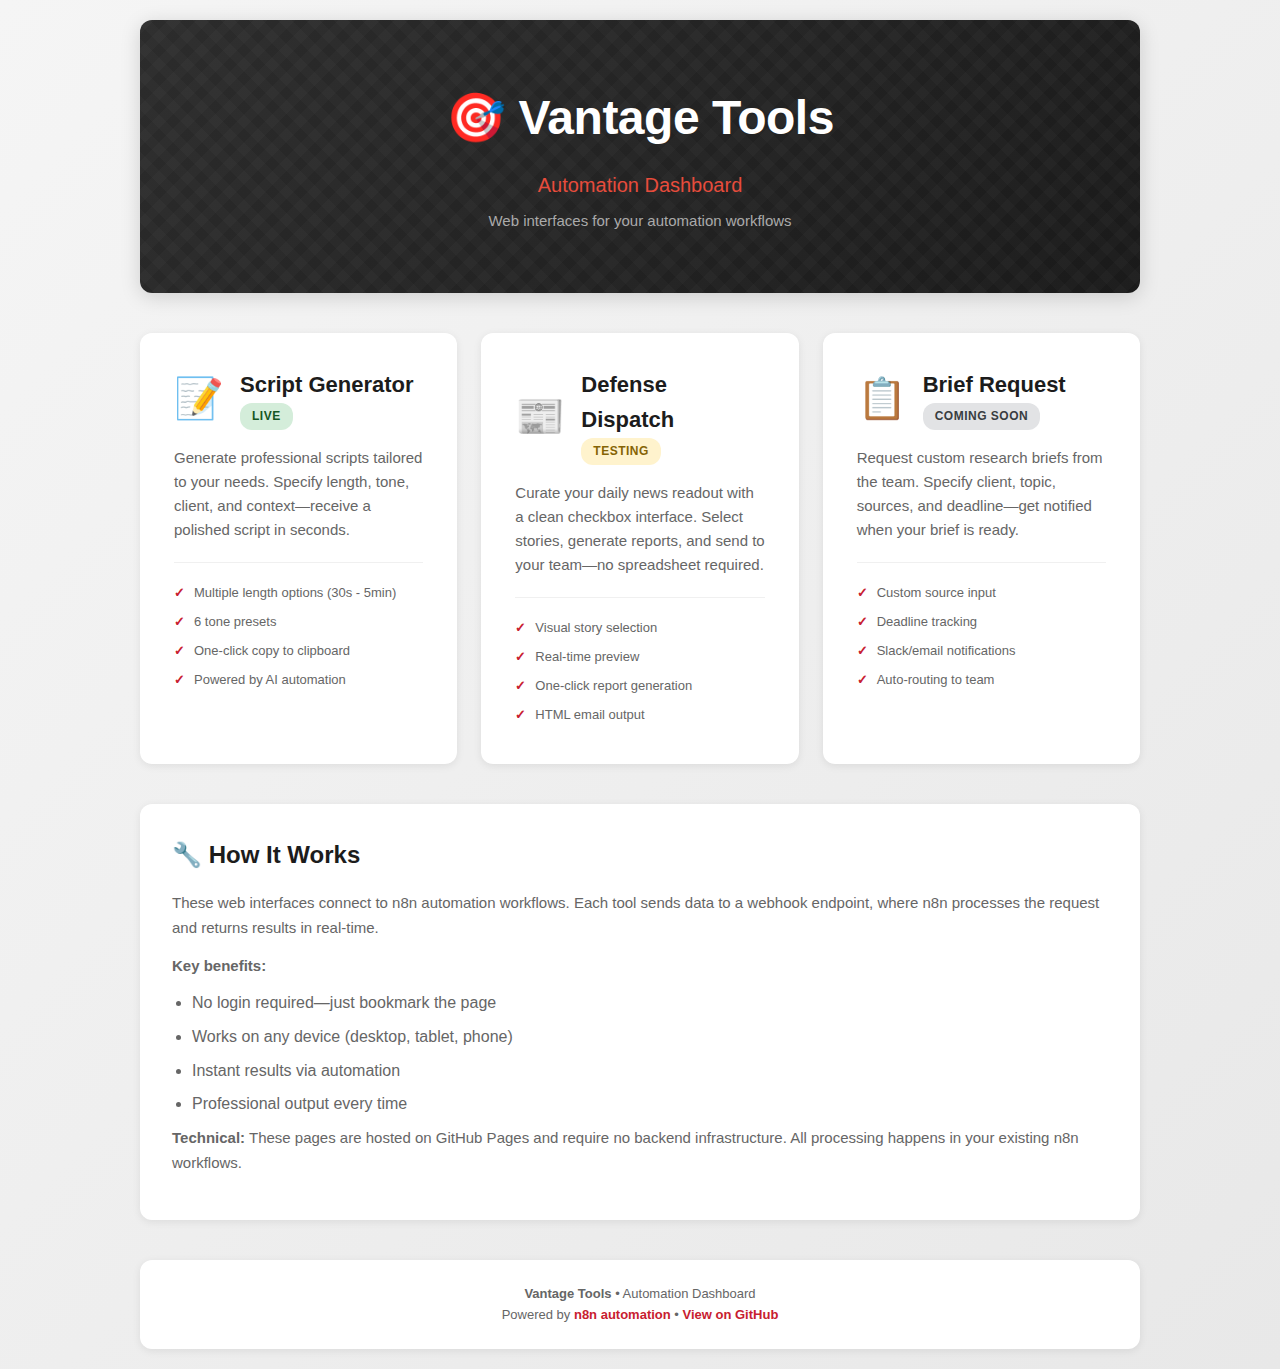
<file: index.html>
<!DOCTYPE html>
<html lang="en">
<head>
    <meta charset="UTF-8">
    <meta name="viewport" content="width=device-width, initial-scale=1.0">
    <title>Vantage Tools - Automation Dashboard</title>
    <style>
        /* Reset and base styles */
        * {
            margin: 0;
            padding: 0;
            box-sizing: border-box;
        }
        
        body {
            font-family: -apple-system, BlinkMacSystemFont, 'Segoe UI', Arial, sans-serif;
            line-height: 1.6;
            color: #222;
            background: linear-gradient(135deg, #f5f5f5 0%, #e8e8e8 100%);
            min-height: 100vh;
            padding: 20px;
        }
        
        /* Main container */
        .container {
            max-width: 1000px;
            margin: 0 auto;
        }
        
        /* Header */
        .header {
            background: linear-gradient(135deg, #2c2c2c 0%, #1a1a1a 100%);
            padding: 60px 40px;
            text-align: center;
            border-radius: 12px;
            margin-bottom: 40px;
            box-shadow: 0 4px 20px rgba(0,0,0,0.15);
            position: relative;
            overflow: hidden;
        }
        
        .header::before {
            content: '';
            position: absolute;
            top: 0;
            left: 0;
            right: 0;
            bottom: 0;
            background: 
                repeating-linear-gradient(45deg, transparent, transparent 10px, rgba(255,255,255,.02) 10px, rgba(255,255,255,.02) 20px),
                repeating-linear-gradient(-45deg, transparent, transparent 10px, rgba(255,255,255,.02) 10px, rgba(255,255,255,.02) 20px);
        }
        
        .header-content {
            position: relative;
            z-index: 1;
        }
        
        .header h1 {
            color: #fff;
            font-size: 48px;
            font-weight: 700;
            margin-bottom: 12px;
            letter-spacing: -0.5px;
        }
        
        .header .tagline {
            color: #e74c3c;
            font-size: 20px;
            font-weight: 500;
            margin-bottom: 8px;
        }
        
        .header .subtitle {
            color: #aaa;
            font-size: 15px;
        }
        
        /* Tools grid */
        .tools-grid {
            display: grid;
            grid-template-columns: repeat(auto-fit, minmax(300px, 1fr));
            gap: 24px;
            margin-bottom: 40px;
        }
        
        /* Tool card */
        .tool-card {
            background: white;
            border-radius: 12px;
            padding: 32px;
            box-shadow: 0 2px 8px rgba(0,0,0,0.08);
            transition: all 0.3s ease;
            text-decoration: none;
            color: inherit;
            display: block;
            border: 2px solid transparent;
        }
        
        .tool-card:hover {
            transform: translateY(-4px);
            box-shadow: 0 8px 24px rgba(0,0,0,0.12);
            border-color: #c8202f;
        }
        
        .tool-card-header {
            display: flex;
            align-items: center;
            gap: 16px;
            margin-bottom: 16px;
        }
        
        .tool-icon {
            font-size: 40px;
            line-height: 1;
        }
        
        .tool-title {
            font-size: 22px;
            font-weight: 700;
            color: #1c1c1c;
        }
        
        .tool-description {
            color: #666;
            font-size: 15px;
            line-height: 1.6;
            margin-bottom: 20px;
        }
        
        .tool-status {
            display: inline-block;
            padding: 4px 12px;
            border-radius: 12px;
            font-size: 12px;
            font-weight: 600;
            text-transform: uppercase;
            letter-spacing: 0.5px;
        }
        
        .status-live {
            background: #d4edda;
            color: #155724;
        }
        
        .status-testing {
            background: #fff3cd;
            color: #856404;
        }
        
        .status-coming {
            background: #e2e3e5;
            color: #383d41;
        }
        
        .tool-features {
            margin-top: 16px;
            padding-top: 16px;
            border-top: 1px solid #f0f0f0;
        }
        
        .tool-features ul {
            list-style: none;
            padding: 0;
        }
        
        .tool-features li {
            color: #666;
            font-size: 13px;
            padding: 4px 0;
            padding-left: 20px;
            position: relative;
        }
        
        .tool-features li::before {
            content: '✓';
            position: absolute;
            left: 0;
            color: #c8202f;
            font-weight: bold;
        }
        
        /* Info section */
        .info-section {
            background: white;
            border-radius: 12px;
            padding: 32px;
            box-shadow: 0 2px 8px rgba(0,0,0,0.08);
            margin-bottom: 40px;
        }
        
        .info-section h2 {
            font-size: 24px;
            color: #1c1c1c;
            margin-bottom: 16px;
            display: flex;
            align-items: center;
            gap: 12px;
        }
        
        .info-section p {
            color: #666;
            font-size: 15px;
            line-height: 1.7;
            margin-bottom: 12px;
        }
        
        .info-section ul {
            margin-left: 20px;
            color: #666;
        }
        
        .info-section li {
            margin-bottom: 8px;
        }
        
        .info-section code {
            background: #f5f5f5;
            padding: 2px 6px;
            border-radius: 3px;
            font-family: 'Courier New', monospace;
            font-size: 13px;
            color: #c8202f;
        }
        
        /* Footer */
        .footer {
            text-align: center;
            color: #666;
            font-size: 13px;
            padding: 24px;
            background: white;
            border-radius: 12px;
            box-shadow: 0 2px 8px rgba(0,0,0,0.08);
        }
        
        .footer a {
            color: #c8202f;
            text-decoration: none;
            font-weight: 600;
        }
        
        .footer a:hover {
            text-decoration: underline;
        }
        
        /* Responsive */
        @media (max-width: 768px) {
            .header {
                padding: 40px 24px;
            }
            
            .header h1 {
                font-size: 36px;
            }
            
            .header .tagline {
                font-size: 18px;
            }
            
            .tools-grid {
                grid-template-columns: 1fr;
            }
            
            .tool-card {
                padding: 24px;
            }
            
            .info-section {
                padding: 24px;
            }
        }
        
        /* Animations */
        @keyframes fadeIn {
            from {
                opacity: 0;
                transform: translateY(20px);
            }
            to {
                opacity: 1;
                transform: translateY(0);
            }
        }
        
        .tool-card {
            animation: fadeIn 0.5s ease forwards;
        }
        
        .tool-card:nth-child(1) { animation-delay: 0.1s; }
        .tool-card:nth-child(2) { animation-delay: 0.2s; }
        .tool-card:nth-child(3) { animation-delay: 0.3s; }
    </style>
</head>
<body>
    <div class="container">
        <!-- Header -->
        <div class="header">
            <div class="header-content">
                <h1>🎯 Vantage Tools</h1>
                <div class="tagline">Automation Dashboard</div>
                <div class="subtitle">Web interfaces for your automation workflows</div>
            </div>
        </div>
        
        <!-- Tools Grid -->
        <div class="tools-grid">
            <!-- Script Generator -->
            <a href="script-generator.html" class="tool-card">
                <div class="tool-card-header">
                    <div class="tool-icon">📝</div>
                    <div>
                        <div class="tool-title">Script Generator</div>
                        <span class="tool-status status-live">Live</span>
                    </div>
                </div>
                <div class="tool-description">
                    Generate professional scripts tailored to your needs. Specify length, tone, client, and context—receive a polished script in seconds.
                </div>
                <div class="tool-features">
                    <ul>
                        <li>Multiple length options (30s - 5min)</li>
                        <li>6 tone presets</li>
                        <li>One-click copy to clipboard</li>
                        <li>Powered by AI automation</li>
                    </ul>
                </div>
            </a>
            
            <!-- Defense Dispatch -->
            <a href="defense-dispatch.html" class="tool-card">
                <div class="tool-card-header">
                    <div class="tool-icon">📰</div>
                    <div>
                        <div class="tool-title">Defense Dispatch</div>
                        <span class="tool-status status-testing">Testing</span>
                    </div>
                </div>
                <div class="tool-description">
                    Curate your daily news readout with a clean checkbox interface. Select stories, generate reports, and send to your team—no spreadsheet required.
                </div>
                <div class="tool-features">
                    <ul>
                        <li>Visual story selection</li>
                        <li>Real-time preview</li>
                        <li>One-click report generation</li>
                        <li>HTML email output</li>
                    </ul>
                </div>
            </a>
            
            <!-- Brief Request Form -->
            <a href="brief-request.html" class="tool-card">
                <div class="tool-card-header">
                    <div class="tool-icon">📋</div>
                    <div>
                        <div class="tool-title">Brief Request</div>
                        <span class="tool-status status-coming">Coming Soon</span>
                    </div>
                </div>
                <div class="tool-description">
                    Request custom research briefs from the team. Specify client, topic, sources, and deadline—get notified when your brief is ready.
                </div>
                <div class="tool-features">
                    <ul>
                        <li>Custom source input</li>
                        <li>Deadline tracking</li>
                        <li>Slack/email notifications</li>
                        <li>Auto-routing to team</li>
                    </ul>
                </div>
            </a>
        </div>
        
        <!-- Info Section -->
        <div class="info-section">
            <h2>🔧 How It Works</h2>
            <p>
                These web interfaces connect to n8n automation workflows. 
                Each tool sends data to a webhook endpoint, where n8n processes the request and returns results in real-time.
            </p>
            <p><strong>Key benefits:</strong></p>
            <ul>
                <li>No login required—just bookmark the page</li>
                <li>Works on any device (desktop, tablet, phone)</li>
                <li>Instant results via automation</li>
                <li>Professional output every time</li>
            </ul>
            <p>
                <strong>Technical:</strong> These pages are hosted on GitHub Pages and require no backend infrastructure. 
                All processing happens in your existing n8n workflows.
            </p>
        </div>
        
        <!-- Footer -->
        <div class="footer">
            <strong>Vantage Tools</strong> • Automation Dashboard<br>
            Powered by <a href="https://n8n.io" target="_blank">n8n automation</a> • 
            <a href="https://github.com/realmreynolds/vantage-tools" target="_blank">View on GitHub</a>
        </div>
    </div>
</body>
</html>
</file>
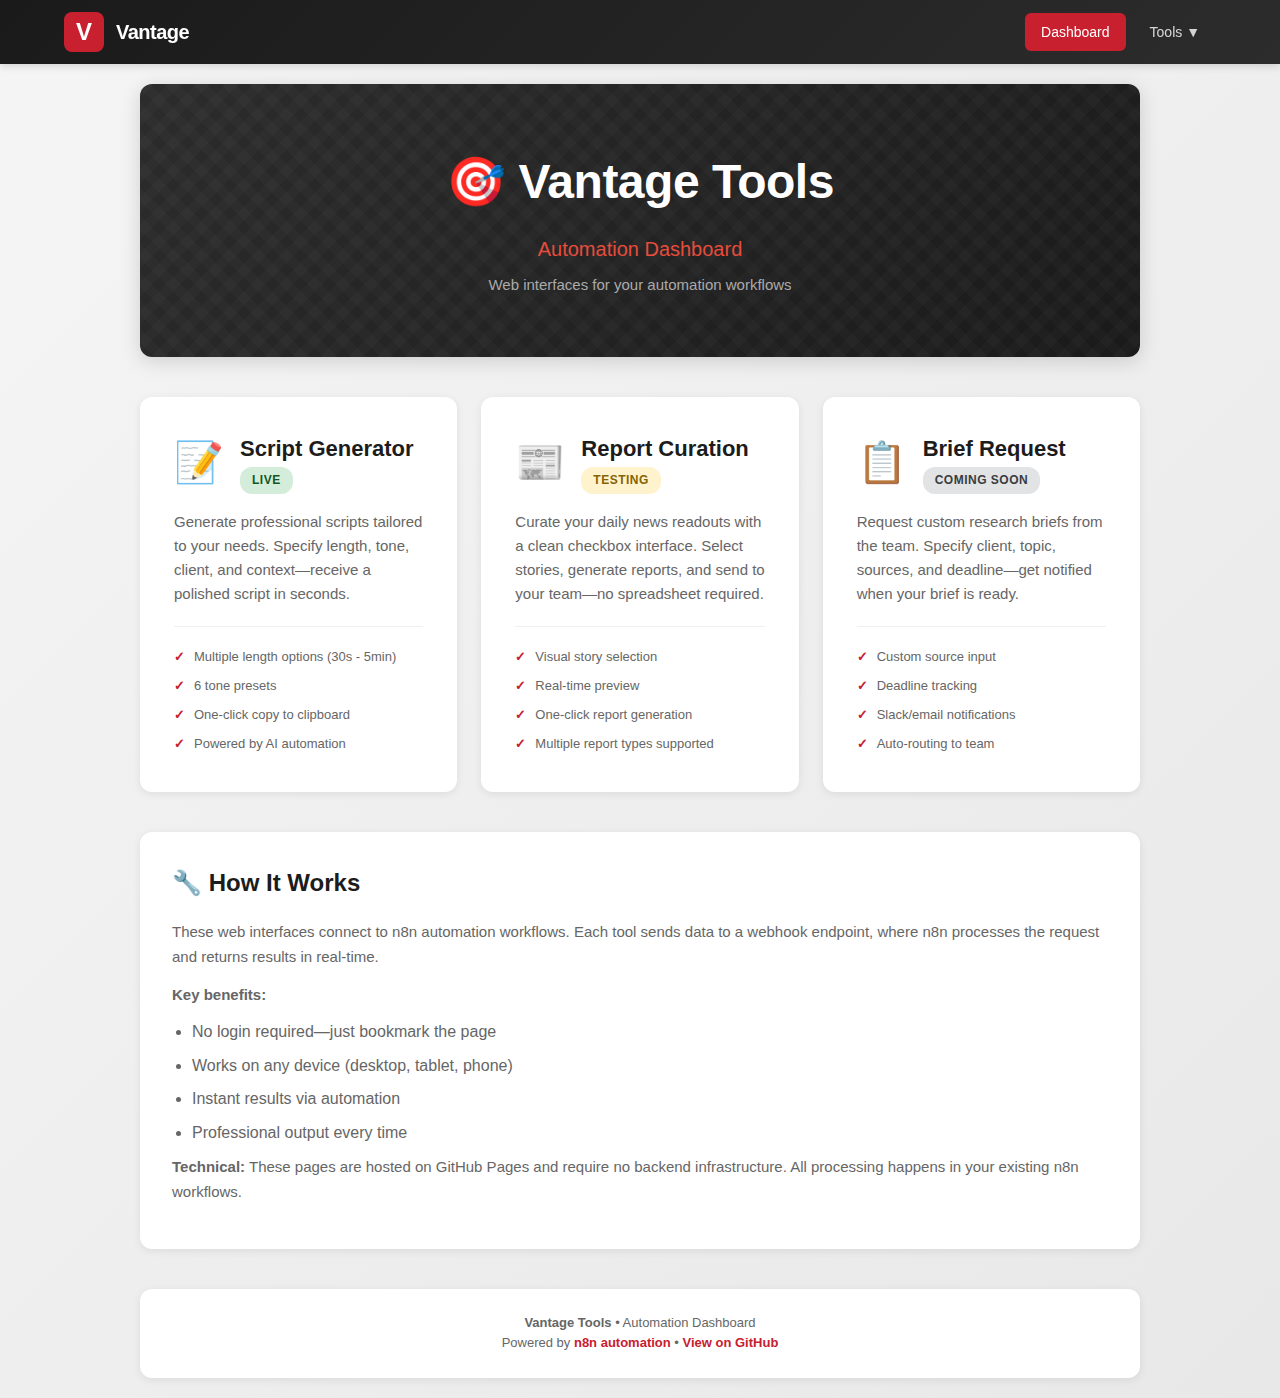
<file: docs/index.html>
<!DOCTYPE html>
<html lang="en">
<head>
    <meta charset="UTF-8">
    <meta name="viewport" content="width=device-width, initial-scale=1.0">
    <title>Vantage Tools - Automation Dashboard</title>
    <style>
        /* Reset and base styles */
        * {
            margin: 0;
            padding: 0;
            box-sizing: border-box;
        }
        
        body {
            font-family: -apple-system, BlinkMacSystemFont, 'Segoe UI', Arial, sans-serif;
            line-height: 1.6;
            color: #222;
            background: linear-gradient(135deg, #f5f5f5 0%, #e8e8e8 100%);
            min-height: 100vh;
        }
        
        /* Navigation Bar */
        .navbar {
            background: linear-gradient(135deg, #1a1a1a 0%, #2c2c2c 100%);
            box-shadow: 0 2px 8px rgba(0,0,0,0.15);
            position: sticky;
            top: 0;
            z-index: 1000;
        }
        
        .navbar-container {
            max-width: 1200px;
            margin: 0 auto;
            display: flex;
            justify-content: space-between;
            align-items: center;
            padding: 0 24px;
            height: 64px;
        }
        
        .navbar-brand {
            display: flex;
            align-items: center;
            gap: 12px;
            text-decoration: none;
            color: white;
        }
        
        .navbar-logo {
            width: 40px;
            height: 40px;
            background: #c8202f;
            border-radius: 8px;
            display: flex;
            align-items: center;
            justify-content: center;
            font-size: 24px;
            font-weight: 800;
            color: white;
        }
        
        .navbar-title {
            font-size: 20px;
            font-weight: 700;
            letter-spacing: -0.5px;
        }
        
        .navbar-menu {
            display: flex;
            gap: 8px;
            align-items: center;
        }
        
        .navbar-link {
            padding: 8px 16px;
            color: rgba(255,255,255,0.8);
            text-decoration: none;
            border-radius: 6px;
            font-size: 14px;
            font-weight: 500;
            transition: all 0.2s ease;
        }
        
        .navbar-link:hover {
            background: rgba(255,255,255,0.1);
            color: white;
        }
        
        .navbar-link.active {
            background: #c8202f;
            color: white;
        }
        
        /* Dropdown */
        .navbar-dropdown {
            position: relative;
        }
        
        .navbar-dropdown-toggle {
            padding: 8px 16px;
            color: rgba(255,255,255,0.8);
            background: none;
            border: none;
            border-radius: 6px;
            font-size: 14px;
            font-weight: 500;
            cursor: pointer;
            transition: all 0.2s ease;
            display: flex;
            align-items: center;
            gap: 4px;
        }
        
        .navbar-dropdown-toggle:hover {
            background: rgba(255,255,255,0.1);
            color: white;
        }
        
        .navbar-dropdown-menu {
            position: absolute;
            top: 100%;
            right: 0;
            margin-top: 8px;
            background: white;
            border-radius: 8px;
            box-shadow: 0 4px 12px rgba(0,0,0,0.15);
            min-width: 200px;
            display: none;
            overflow: hidden;
        }
        
        .navbar-dropdown.open .navbar-dropdown-menu {
            display: block;
        }
        
        .navbar-dropdown-item {
            display: block;
            padding: 12px 16px;
            color: #333;
            text-decoration: none;
            font-size: 14px;
            transition: background 0.2s ease;
        }
        
        .navbar-dropdown-item:hover {
            background: #f5f5f5;
        }
        
        /* Page wrapper */
        .page-wrapper {
            padding: 20px;
        }
        
        /* Main container */
        .container {
            max-width: 1000px;
            margin: 0 auto;
        }
        
        /* Header */
        .header {
            background: linear-gradient(135deg, #2c2c2c 0%, #1a1a1a 100%);
            padding: 60px 40px;
            text-align: center;
            border-radius: 12px;
            margin-bottom: 40px;
            box-shadow: 0 4px 20px rgba(0,0,0,0.15);
            position: relative;
            overflow: hidden;
        }
        
        .header::before {
            content: '';
            position: absolute;
            top: 0;
            left: 0;
            right: 0;
            bottom: 0;
            background: 
                repeating-linear-gradient(45deg, transparent, transparent 10px, rgba(255,255,255,.02) 10px, rgba(255,255,255,.02) 20px),
                repeating-linear-gradient(-45deg, transparent, transparent 10px, rgba(255,255,255,.02) 10px, rgba(255,255,255,.02) 20px);
        }
        
        .header-content {
            position: relative;
            z-index: 1;
        }
        
        .header h1 {
            color: #fff;
            font-size: 48px;
            font-weight: 700;
            margin-bottom: 12px;
            letter-spacing: -0.5px;
        }
        
        .header .tagline {
            color: #e74c3c;
            font-size: 20px;
            font-weight: 500;
            margin-bottom: 8px;
        }
        
        .header .subtitle {
            color: #aaa;
            font-size: 15px;
        }
        
        /* Tools grid */
        .tools-grid {
            display: grid;
            grid-template-columns: repeat(auto-fit, minmax(300px, 1fr));
            gap: 24px;
            margin-bottom: 40px;
        }
        
        /* Tool card */
        .tool-card {
            background: white;
            border-radius: 12px;
            padding: 32px;
            box-shadow: 0 2px 8px rgba(0,0,0,0.08);
            transition: all 0.3s ease;
            text-decoration: none;
            color: inherit;
            display: block;
            border: 2px solid transparent;
        }
        
        .tool-card:hover {
            transform: translateY(-4px);
            box-shadow: 0 8px 24px rgba(0,0,0,0.12);
            border-color: #c8202f;
        }
        
        .tool-card-header {
            display: flex;
            align-items: center;
            gap: 16px;
            margin-bottom: 16px;
        }
        
        .tool-icon {
            font-size: 40px;
            line-height: 1;
        }
        
        .tool-title {
            font-size: 22px;
            font-weight: 700;
            color: #1c1c1c;
        }
        
        .tool-description {
            color: #666;
            font-size: 15px;
            line-height: 1.6;
            margin-bottom: 20px;
        }
        
        .tool-status {
            display: inline-block;
            padding: 4px 12px;
            border-radius: 12px;
            font-size: 12px;
            font-weight: 600;
            text-transform: uppercase;
            letter-spacing: 0.5px;
        }
        
        .status-live {
            background: #d4edda;
            color: #155724;
        }
        
        .status-testing {
            background: #fff3cd;
            color: #856404;
        }
        
        .status-coming {
            background: #e2e3e5;
            color: #383d41;
        }
        
        .tool-features {
            margin-top: 16px;
            padding-top: 16px;
            border-top: 1px solid #f0f0f0;
        }
        
        .tool-features ul {
            list-style: none;
            padding: 0;
        }
        
        .tool-features li {
            color: #666;
            font-size: 13px;
            padding: 4px 0;
            padding-left: 20px;
            position: relative;
        }
        
        .tool-features li::before {
            content: '✓';
            position: absolute;
            left: 0;
            color: #c8202f;
            font-weight: bold;
        }
        
        /* Info section */
        .info-section {
            background: white;
            border-radius: 12px;
            padding: 32px;
            box-shadow: 0 2px 8px rgba(0,0,0,0.08);
            margin-bottom: 40px;
        }
        
        .info-section h2 {
            font-size: 24px;
            color: #1c1c1c;
            margin-bottom: 16px;
            display: flex;
            align-items: center;
            gap: 12px;
        }
        
        .info-section p {
            color: #666;
            font-size: 15px;
            line-height: 1.7;
            margin-bottom: 12px;
        }
        
        .info-section ul {
            margin-left: 20px;
            color: #666;
        }
        
        .info-section li {
            margin-bottom: 8px;
        }
        
        .info-section code {
            background: #f5f5f5;
            padding: 2px 6px;
            border-radius: 3px;
            font-family: 'Courier New', monospace;
            font-size: 13px;
            color: #c8202f;
        }
        
        /* Footer */
        .footer {
            text-align: center;
            color: #666;
            font-size: 13px;
            padding: 24px;
            background: white;
            border-radius: 12px;
            box-shadow: 0 2px 8px rgba(0,0,0,0.08);
        }
        
        .footer a {
            color: #c8202f;
            text-decoration: none;
            font-weight: 600;
        }
        
        .footer a:hover {
            text-decoration: underline;
        }
        
        /* Responsive */
        @media (max-width: 768px) {
            .page-wrapper {
                padding: 0 0 20px 0;
            }
            
            .navbar-container {
                padding: 0 16px;
            }
            
            .navbar-title {
                font-size: 16px;
            }
            
            .navbar-menu {
                gap: 4px;
            }
            
            .navbar-link {
                padding: 6px 12px;
                font-size: 13px;
            }
            
            .container {
                padding: 0 20px;
            }
            
            .header {
                padding: 40px 24px;
                border-radius: 0;
                margin-bottom: 20px;
            }
            
            .header h1 {
                font-size: 36px;
            }
            
            .header .tagline {
                font-size: 18px;
            }
            
            .tools-grid {
                grid-template-columns: 1fr;
            }
            
            .tool-card {
                padding: 24px;
            }
            
            .info-section {
                padding: 24px;
                border-radius: 0;
            }
            
            .footer {
                border-radius: 0;
            }
        }
        
        /* Animations */
        @keyframes fadeIn {
            from {
                opacity: 0;
                transform: translateY(20px);
            }
            to {
                opacity: 1;
                transform: translateY(0);
            }
        }
        
        .tool-card {
            animation: fadeIn 0.5s ease forwards;
        }
        
        .tool-card:nth-child(1) { animation-delay: 0.1s; }
        .tool-card:nth-child(2) { animation-delay: 0.2s; }
        .tool-card:nth-child(3) { animation-delay: 0.3s; }
    </style>
</head>
<body>
    <!-- Navigation Bar -->
    <nav class="navbar">
        <div class="navbar-container">
            <a href="index.html" class="navbar-brand">
                <div class="navbar-logo">V</div>
                <span class="navbar-title">Vantage</span>
            </a>
            <div class="navbar-menu">
                <a href="index.html" class="navbar-link active">Dashboard</a>
                <div class="navbar-dropdown">
                    <button class="navbar-dropdown-toggle" id="toolsDropdown">
                        Tools ▼
                    </button>
                    <div class="navbar-dropdown-menu">
                        <a href="script-generator.html" class="navbar-dropdown-item">📝 Script Generator</a>
                        <a href="report-curation.html?report=defense-dispatch" class="navbar-dropdown-item">📰 Report Curation</a>
                        <a href="brief-request.html" class="navbar-dropdown-item">📋 Brief Request</a>
                    </div>
                </div>
            </div>
        </div>
    </nav>

    <div class="page-wrapper">
        <div class="container">
            <!-- Header -->
            <div class="header">
                <div class="header-content">
                    <h1>🎯 Vantage Tools</h1>
                    <div class="tagline">Automation Dashboard</div>
                    <div class="subtitle">Web interfaces for your automation workflows</div>
                </div>
            </div>
            
            <!-- Tools Grid -->
            <div class="tools-grid">
                <!-- Script Generator -->
                <a href="script-generator.html" class="tool-card">
                    <div class="tool-card-header">
                        <div class="tool-icon">📝</div>
                        <div>
                            <div class="tool-title">Script Generator</div>
                            <span class="tool-status status-live">Live</span>
                        </div>
                    </div>
                    <div class="tool-description">
                        Generate professional scripts tailored to your needs. Specify length, tone, client, and context—receive a polished script in seconds.
                    </div>
                    <div class="tool-features">
                        <ul>
                            <li>Multiple length options (30s - 5min)</li>
                            <li>6 tone presets</li>
                            <li>One-click copy to clipboard</li>
                            <li>Powered by AI automation</li>
                        </ul>
                    </div>
                </a>
                
                <!-- Report Curation -->
                <a href="report-curation.html?report=defense-dispatch" class="tool-card">
                    <div class="tool-card-header">
                        <div class="tool-icon">📰</div>
                        <div>
                            <div class="tool-title">Report Curation</div>
                            <span class="tool-status status-testing">Testing</span>
                        </div>
                    </div>
                    <div class="tool-description">
                        Curate your daily news readouts with a clean checkbox interface. Select stories, generate reports, and send to your team—no spreadsheet required.
                    </div>
                    <div class="tool-features">
                        <ul>
                            <li>Visual story selection</li>
                            <li>Real-time preview</li>
                            <li>One-click report generation</li>
                            <li>Multiple report types supported</li>
                        </ul>
                    </div>
                </a>
                
                <!-- Brief Request Form -->
                <a href="brief-request.html" class="tool-card">
                    <div class="tool-card-header">
                        <div class="tool-icon">📋</div>
                        <div>
                            <div class="tool-title">Brief Request</div>
                            <span class="tool-status status-coming">Coming Soon</span>
                        </div>
                    </div>
                    <div class="tool-description">
                        Request custom research briefs from the team. Specify client, topic, sources, and deadline—get notified when your brief is ready.
                    </div>
                    <div class="tool-features">
                        <ul>
                            <li>Custom source input</li>
                            <li>Deadline tracking</li>
                            <li>Slack/email notifications</li>
                            <li>Auto-routing to team</li>
                        </ul>
                    </div>
                </a>
            </div>
            
            <!-- Info Section -->
            <div class="info-section">
                <h2>🔧 How It Works</h2>
                <p>
                    These web interfaces connect to n8n automation workflows. 
                    Each tool sends data to a webhook endpoint, where n8n processes the request and returns results in real-time.
                </p>
                <p><strong>Key benefits:</strong></p>
                <ul>
                    <li>No login required—just bookmark the page</li>
                    <li>Works on any device (desktop, tablet, phone)</li>
                    <li>Instant results via automation</li>
                    <li>Professional output every time</li>
                </ul>
                <p>
                    <strong>Technical:</strong> These pages are hosted on GitHub Pages and require no backend infrastructure. 
                    All processing happens in your existing n8n workflows.
                </p>
            </div>
            
            <!-- Footer -->
            <div class="footer">
                <strong>Vantage Tools</strong> • Automation Dashboard<br>
                Powered by <a href="https://n8n.io" target="_blank">n8n automation</a> • 
                <a href="https://github.com/realmreynolds/vantage-tools" target="_blank">View on GitHub</a>
            </div>
        </div>
    </div>

    <script>
        // ============================================================================
        // NAVBAR FUNCTIONALITY
        // ============================================================================
        
        // Dropdown toggle
        const toolsDropdown = document.getElementById('toolsDropdown');
        const dropdownParent = toolsDropdown.parentElement;
        
        toolsDropdown.addEventListener('click', (e) => {
            e.stopPropagation();
            dropdownParent.classList.toggle('open');
        });
        
        // Close dropdown when clicking outside
        document.addEventListener('click', () => {
            dropdownParent.classList.remove('open');
        });
    </script>
</body>
</html>
</file>
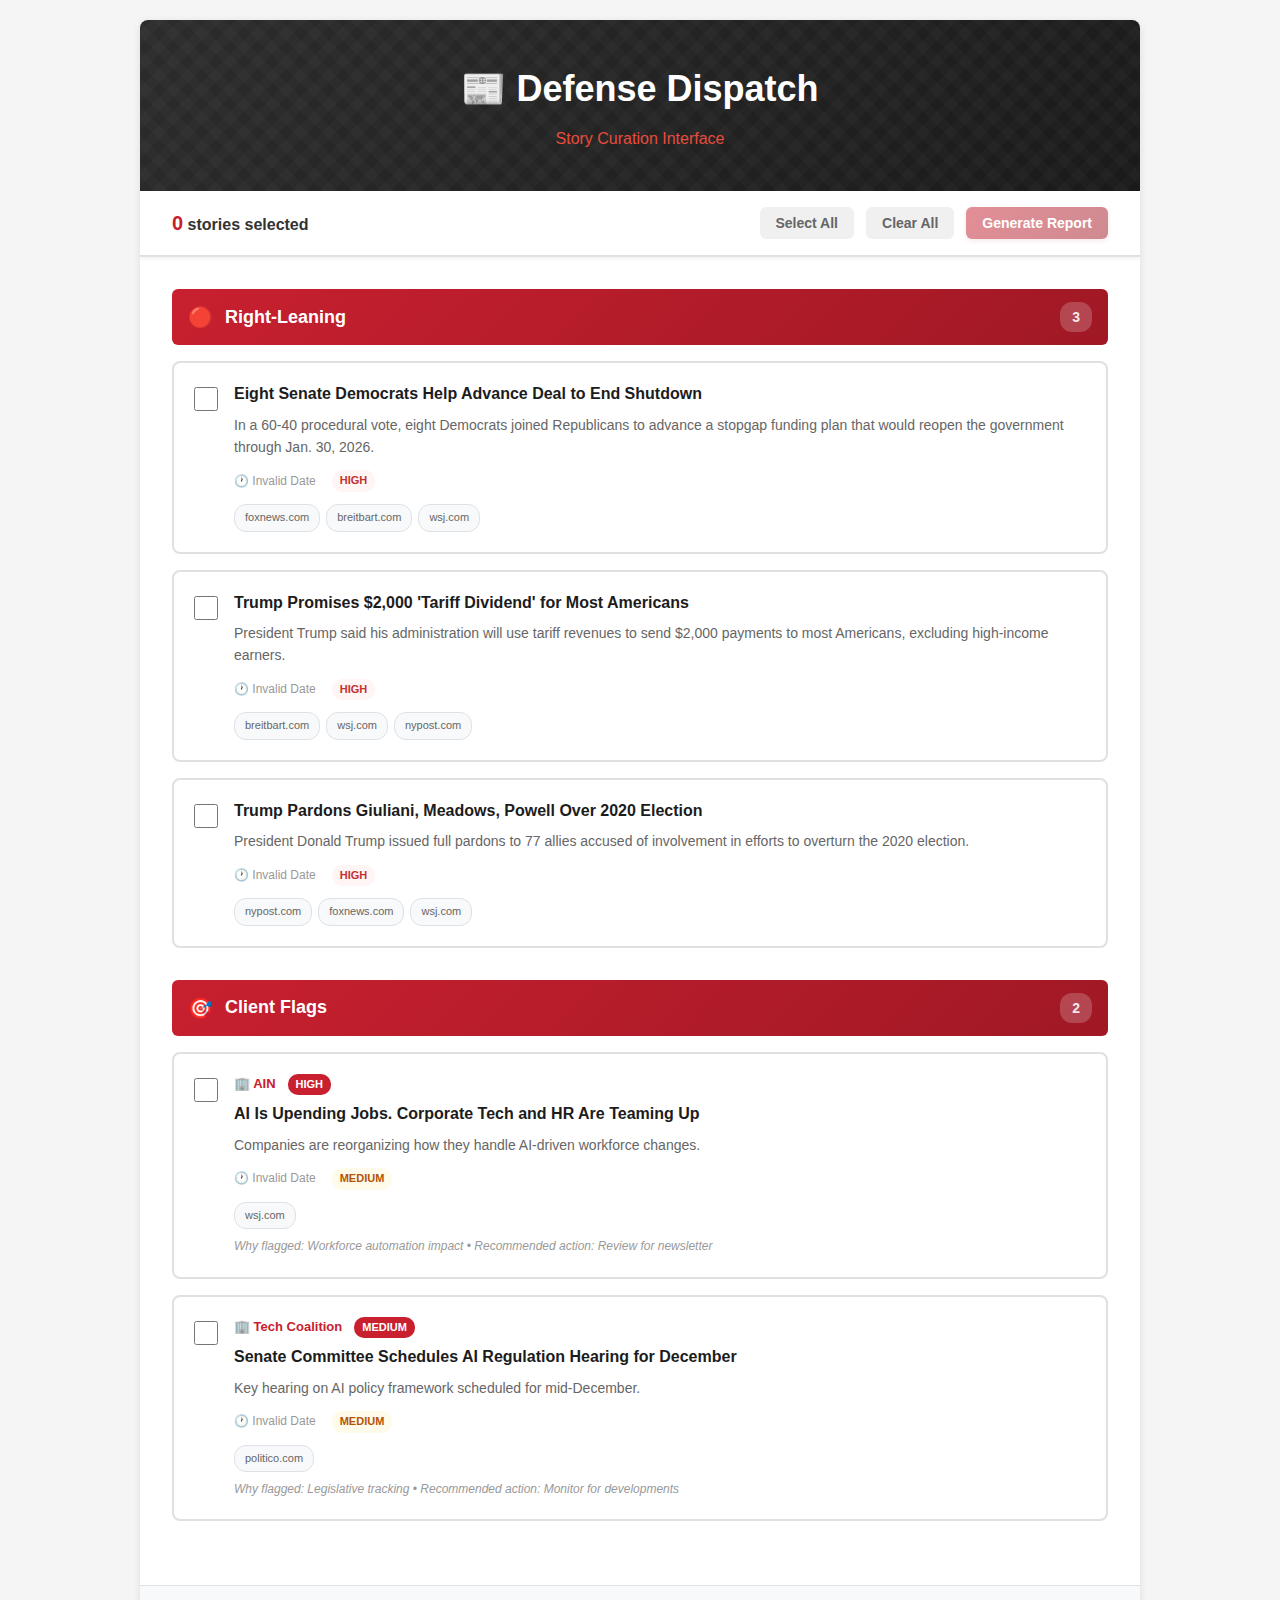
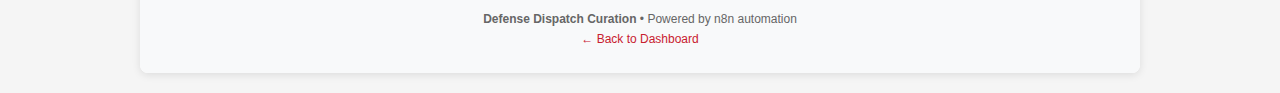
<file: defense-dispatch.html>
<!DOCTYPE html>
<html lang="en">
<head>
    <meta charset="UTF-8">
    <meta name="viewport" content="width=device-width, initial-scale=1.0">
    <title>Defense Dispatch - Story Curation</title>
    <style>
        /* Reset and base styles */
        * {
            margin: 0;
            padding: 0;
            box-sizing: border-box;
        }
        
        body {
            font-family: -apple-system, BlinkMacSystemFont, 'Segoe UI', Arial, sans-serif;
            line-height: 1.6;
            color: #222;
            background-color: #f5f5f5;
            padding: 20px;
        }
        
        /* Main container */
        .container {
            max-width: 1000px;
            margin: 0 auto;
            background-color: #ffffff;
            box-shadow: 0 2px 8px rgba(0,0,0,0.1);
            border-radius: 8px;
            overflow: hidden;
        }
        
        /* Header */
        .header {
            background: linear-gradient(135deg, #2c2c2c 0%, #1a1a1a 100%);
            padding: 40px 32px;
            text-align: center;
            position: relative;
            overflow: hidden;
        }
        
        .header::before {
            content: '';
            position: absolute;
            top: 0;
            left: 0;
            right: 0;
            bottom: 0;
            background: 
                repeating-linear-gradient(45deg, transparent, transparent 10px, rgba(255,255,255,.02) 10px, rgba(255,255,255,.02) 20px),
                repeating-linear-gradient(-45deg, transparent, transparent 10px, rgba(255,255,255,.02) 10px, rgba(255,255,255,.02) 20px);
        }
        
        .header-content {
            position: relative;
            z-index: 1;
        }
        
        .header h1 {
            color: #fff;
            font-size: 36px;
            font-weight: 700;
            margin-bottom: 8px;
        }
        
        .header .tagline {
            color: #e74c3c;
            font-size: 16px;
            font-weight: 500;
        }
        
        /* Sticky toolbar */
        .toolbar {
            position: sticky;
            top: 0;
            background: white;
            border-bottom: 2px solid #e0e0e0;
            padding: 16px 32px;
            display: flex;
            justify-content: space-between;
            align-items: center;
            z-index: 100;
            box-shadow: 0 2px 4px rgba(0,0,0,0.05);
        }
        
        .selection-info {
            display: flex;
            align-items: center;
            gap: 16px;
        }
        
        .selection-count {
            font-size: 16px;
            font-weight: 600;
            color: #333;
        }
        
        .selection-count .count {
            color: #c8202f;
            font-size: 20px;
        }
        
        .toolbar-actions {
            display: flex;
            gap: 12px;
        }
        
        .btn {
            padding: 8px 16px;
            border: none;
            border-radius: 6px;
            font-size: 14px;
            font-weight: 600;
            cursor: pointer;
            transition: all 0.2s ease;
        }
        
        .btn-secondary {
            background: #f0f0f0;
            color: #666;
        }
        
        .btn-secondary:hover {
            background: #e0e0e0;
        }
        
        .btn-primary {
            background: linear-gradient(135deg, #c8202f 0%, #a01825 100%);
            color: white;
            box-shadow: 0 2px 4px rgba(200, 32, 47, 0.2);
        }
        
        .btn-primary:hover:not(:disabled) {
            transform: translateY(-1px);
            box-shadow: 0 4px 8px rgba(200, 32, 47, 0.3);
        }
        
        .btn-primary:disabled {
            opacity: 0.5;
            cursor: not-allowed;
        }
        
        .btn-primary .spinner {
            display: inline-block;
            width: 14px;
            height: 14px;
            border: 2px solid rgba(255,255,255,0.3);
            border-top-color: white;
            border-radius: 50%;
            animation: spin 0.8s linear infinite;
            margin-right: 6px;
            vertical-align: middle;
        }
        
        @keyframes spin {
            to { transform: rotate(360deg); }
        }
        
        /* Content area */
        .content {
            padding: 32px;
        }
        
        /* Loading state */
        .loading-state {
            text-align: center;
            padding: 60px 32px;
            color: #666;
        }
        
        .loading-spinner {
            width: 48px;
            height: 48px;
            border: 4px solid #f0f0f0;
            border-top-color: #c8202f;
            border-radius: 50%;
            animation: spin 1s linear infinite;
            margin: 0 auto 16px;
        }
        
        /* Empty state */
        .empty-state {
            text-align: center;
            padding: 60px 32px;
            color: #666;
        }
        
        .empty-state-icon {
            font-size: 48px;
            margin-bottom: 16px;
        }
        
        /* Section header */
        .section {
            margin-bottom: 32px;
        }
        
        .section-header {
            display: flex;
            align-items: center;
            gap: 12px;
            padding: 12px 16px;
            background: linear-gradient(135deg, #c8202f 0%, #a01825 100%);
            border-radius: 6px;
            margin-bottom: 16px;
        }
        
        .section-icon {
            font-size: 20px;
        }
        
        .section-title {
            color: white;
            font-size: 18px;
            font-weight: 700;
            flex: 1;
        }
        
        .section-count {
            color: rgba(255,255,255,0.9);
            font-size: 14px;
            font-weight: 600;
            background: rgba(255,255,255,0.2);
            padding: 4px 12px;
            border-radius: 12px;
        }
        
        /* Story card */
        .story-card {
            background: white;
            border: 2px solid #e0e0e0;
            border-radius: 8px;
            padding: 20px;
            margin-bottom: 16px;
            transition: all 0.2s ease;
            cursor: pointer;
            position: relative;
        }
        
        .story-card:hover {
            border-color: #c8202f;
            box-shadow: 0 4px 12px rgba(0,0,0,0.08);
        }
        
        .story-card.selected {
            border-color: #c8202f;
            background: #fff9f8;
        }
        
        .story-card-content {
            display: flex;
            gap: 16px;
        }
        
        /* Checkbox */
        .story-checkbox-wrapper {
            padding-top: 4px;
        }
        
        .story-checkbox {
            width: 24px;
            height: 24px;
            cursor: pointer;
            accent-color: #c8202f;
        }
        
        /* Story details */
        .story-details {
            flex: 1;
            min-width: 0;
        }
        
        .story-headline {
            font-size: 16px;
            font-weight: 700;
            color: #1c1c1c;
            line-height: 1.4;
            margin-bottom: 8px;
        }
        
        .story-summary {
            font-size: 14px;
            line-height: 1.6;
            color: #666;
            margin-bottom: 12px;
        }
        
        .story-meta {
            display: flex;
            flex-wrap: wrap;
            gap: 16px;
            font-size: 12px;
            color: #999;
            margin-bottom: 12px;
        }
        
        .story-meta-item {
            display: flex;
            align-items: center;
            gap: 4px;
        }
        
        .prominence-badge {
            display: inline-block;
            padding: 2px 8px;
            border-radius: 10px;
            font-size: 11px;
            font-weight: 600;
            text-transform: uppercase;
        }
        
        .prominence-high {
            background: #fff5f5;
            color: #c53030;
        }
        
        .prominence-medium {
            background: #fffbeb;
            color: #b45309;
        }
        
        .prominence-low {
            background: #f0f0f0;
            color: #666;
        }
        
        /* Sources */
        .story-sources {
            display: flex;
            flex-wrap: wrap;
            gap: 6px;
        }
        
        .source-tag {
            display: inline-block;
            padding: 4px 10px;
            background: #f8f9fa;
            border: 1px solid #dee2e6;
            border-radius: 12px;
            color: #666;
            font-size: 11px;
            font-weight: 500;
            text-decoration: none;
            transition: all 0.2s ease;
        }
        
        .source-tag:hover {
            background: #c8202f;
            color: white;
            border-color: #c8202f;
        }
        
        /* Client flag specific */
        .client-info {
            display: flex;
            gap: 12px;
            margin-bottom: 8px;
            font-size: 13px;
        }
        
        .client-name {
            font-weight: 700;
            color: #c8202f;
        }
        
        .client-relevance {
            padding: 2px 8px;
            background: #c8202f;
            color: white;
            border-radius: 10px;
            font-size: 11px;
            font-weight: 600;
            text-transform: uppercase;
        }
        
        .client-context {
            font-size: 12px;
            color: #999;
            font-style: italic;
            margin-top: 8px;
        }
        
        /* Status messages */
        .status-message {
            padding: 16px;
            border-radius: 6px;
            margin: 16px 32px;
            font-size: 14px;
            display: none;
        }
        
        .status-message.show {
            display: block;
            animation: slideDown 0.3s ease;
        }
        
        @keyframes slideDown {
            from {
                opacity: 0;
                transform: translateY(-10px);
            }
            to {
                opacity: 1;
                transform: translateY(0);
            }
        }
        
        .status-message.error {
            background: #fff5f5;
            border: 1px solid #fc8181;
            color: #c53030;
        }
        
        .status-message.success {
            background: #f0fff4;
            border: 1px solid #9ae6b4;
            color: #276749;
        }
        
        /* Footer */
        .footer {
            background: #f8f9fa;
            padding: 24px;
            text-align: center;
            font-size: 12px;
            color: #666;
            border-top: 1px solid #dee2e6;
        }
        
        .footer a {
            color: #c8202f;
            text-decoration: none;
        }
        
        .footer a:hover {
            text-decoration: underline;
        }
        
        /* Responsive */
        @media (max-width: 768px) {
            body {
                padding: 0;
            }
            
            .container {
                border-radius: 0;
            }
            
            .header {
                padding: 32px 20px;
            }
            
            .header h1 {
                font-size: 28px;
            }
            
            .toolbar {
                flex-direction: column;
                gap: 12px;
                align-items: stretch;
                padding: 16px 20px;
            }
            
            .toolbar-actions {
                flex-direction: column;
            }
            
            .btn {
                width: 100%;
            }
            
            .content {
                padding: 20px;
            }
            
            .story-card {
                padding: 16px;
            }
            
            .story-card-content {
                flex-direction: column;
            }
            
            .story-checkbox-wrapper {
                display: flex;
                align-items: center;
            }
            
            .story-meta {
                flex-direction: column;
                gap: 8px;
            }
        }
    </style>
</head>
<body>
    <div class="container">
        <!-- Header -->
        <div class="header">
            <div class="header-content">
                <h1>📰 Defense Dispatch</h1>
                <div class="tagline">Story Curation Interface</div>
            </div>
        </div>
        
        <!-- Sticky Toolbar -->
        <div class="toolbar">
            <div class="selection-info">
                <div class="selection-count">
                    <span class="count" id="selectedCount">0</span> stories selected
                </div>
            </div>
            <div class="toolbar-actions">
                <button class="btn btn-secondary" id="selectAllBtn">Select All</button>
                <button class="btn btn-secondary" id="clearAllBtn">Clear All</button>
                <button class="btn btn-primary" id="generateBtn" disabled>
                    Generate Report
                </button>
            </div>
        </div>
        
        <!-- Status Message -->
        <div id="statusMessage" class="status-message"></div>
        
        <!-- Content Area -->
        <div class="content" id="contentArea">
            <!-- Loading State -->
            <div class="loading-state" id="loadingState">
                <div class="loading-spinner"></div>
                <div>Loading stories...</div>
            </div>
            
            <!-- Empty State -->
            <div class="empty-state" id="emptyState" style="display: none;">
                <div class="empty-state-icon">📭</div>
                <h3>No Stories Available</h3>
                <p>There are no stories to curate at the moment.</p>
            </div>
            
            <!-- Stories will be inserted here -->
            <div id="storiesContainer"></div>
        </div>
        
        <!-- Footer -->
        <div class="footer">
            <strong>Defense Dispatch Curation</strong> • Powered by n8n automation<br>
            <a href="index.html">← Back to Dashboard</a>
        </div>
    </div>

    <script>
        // ============================================================================
        // CONFIGURATION
        // ============================================================================
        
        const CONFIG = {
            // REPLACE with your actual n8n webhook URLs
            fetchStoriesUrl: 'https://your-n8n-instance.app.n8n.cloud/webhook/defense-dispatch-stories',
            generateReportUrl: 'https://your-n8n-instance.app.n8n.cloud/webhook/defense-dispatch-generate',
            
            // Timeout for requests (milliseconds)
            timeout: 60000, // 60 seconds
            
            // Use mock data for testing (set to false when webhooks are ready)
            useMockData: true
        };
        
        // ============================================================================
        // STATE MANAGEMENT
        // ============================================================================
        
        let stories = [];
        let selectedStories = new Set();
        
        // ============================================================================
        // DOM ELEMENTS
        // ============================================================================
        
        const loadingState = document.getElementById('loadingState');
        const emptyState = document.getElementById('emptyState');
        const storiesContainer = document.getElementById('storiesContainer');
        const selectedCountEl = document.getElementById('selectedCount');
        const selectAllBtn = document.getElementById('selectAllBtn');
        const clearAllBtn = document.getElementById('clearAllBtn');
        const generateBtn = document.getElementById('generateBtn');
        const statusMessage = document.getElementById('statusMessage');
        
        // ============================================================================
        // INITIALIZATION
        // ============================================================================
        
        document.addEventListener('DOMContentLoaded', () => {
            fetchStories();
            
            // Event listeners
            selectAllBtn.addEventListener('click', selectAll);
            clearAllBtn.addEventListener('click', clearAll);
            generateBtn.addEventListener('click', generateReport);
        });
        
        // ============================================================================
        // FETCH STORIES
        // ============================================================================
        
        async function fetchStories() {
            try {
                showLoading();
                
                let data;
                if (CONFIG.useMockData) {
                    // Use mock data for testing
                    data = getMockStories();
                } else {
                    // Fetch from n8n webhook
                    const response = await fetch(CONFIG.fetchStoriesUrl, {
                        method: 'GET',
                        headers: {
                            'Content-Type': 'application/json'
                        }
                    });
                    
                    if (!response.ok) {
                        throw new Error(`Failed to fetch stories: ${response.status}`);
                    }
                    
                    data = await response.json();
                }
                
                stories = data.stories || data || [];
                renderStories();
                
            } catch (error) {
                console.error('Error fetching stories:', error);
                showStatus(`Error loading stories: ${error.message}`, 'error');
                showEmpty();
            }
        }
        
        // ============================================================================
        // RENDER STORIES
        // ============================================================================
        
        function renderStories() {
            if (stories.length === 0) {
                showEmpty();
                return;
            }
            
            // Group stories by section
            const sections = {
                'Right-Leaning': [],
                'Left-Leaning': [],
                'Client Flags': []
            };
            
            stories.forEach(story => {
                const section = story.section || 'Right-Leaning';
                if (sections[section]) {
                    sections[section].push(story);
                }
            });
            
            // Build HTML
            let html = '';
            
            Object.entries(sections).forEach(([sectionName, sectionStories]) => {
                if (sectionStories.length === 0) return;
                
                const icon = getSectionIcon(sectionName);
                
                html += `
                    <div class="section">
                        <div class="section-header">
                            <span class="section-icon">${icon}</span>
                            <span class="section-title">${sectionName}</span>
                            <span class="section-count">${sectionStories.length}</span>
                        </div>
                `;
                
                sectionStories.forEach(story => {
                    html += renderStoryCard(story);
                });
                
                html += `</div>`;
            });
            
            storiesContainer.innerHTML = html;
            hideLoading();
            
            // Attach event listeners to checkboxes and cards
            attachStoryListeners();
        }
        
        function renderStoryCard(story) {
            const isSelected = selectedStories.has(story.storyId);
            const isClientFlag = story.section === 'Client Flags';
            
            let html = `
                <div class="story-card ${isSelected ? 'selected' : ''}" data-story-id="${story.storyId}">
                    <div class="story-card-content">
                        <div class="story-checkbox-wrapper">
                            <input type="checkbox" 
                                   class="story-checkbox" 
                                   data-story-id="${story.storyId}"
                                   ${isSelected ? 'checked' : ''}>
                        </div>
                        <div class="story-details">
            `;
            
            // Client flag specific info
            if (isClientFlag && story.client) {
                html += `
                    <div class="client-info">
                        <span class="client-name">🏢 ${story.client}</span>
                        ${story.relevance ? `<span class="client-relevance">${story.relevance}</span>` : ''}
                    </div>
                `;
            }
            
            // Headline
            html += `<div class="story-headline">${story.headline}</div>`;
            
            // Summary
            if (story.summary) {
                html += `<div class="story-summary">${story.summary}</div>`;
            }
            
            // Meta information
            html += `<div class="story-meta">`;
            
            if (story.timestamp) {
                html += `<span class="story-meta-item">🕐 ${formatTime(story.timestamp)}</span>`;
            }
            
            if (story.prominence) {
                const prominenceClass = `prominence-${story.prominence.toLowerCase()}`;
                html += `<span class="story-meta-item"><span class="prominence-badge ${prominenceClass}">${story.prominence}</span></span>`;
            }
            
            html += `</div>`;
            
            // Sources
            if (story.sources && story.sources.length > 0) {
                html += `<div class="story-sources">`;
                story.sources.forEach(source => {
                    if (typeof source === 'string' && source.startsWith('http')) {
                        const domain = extractDomain(source);
                        html += `<a href="${source}" class="source-tag" target="_blank" onclick="event.stopPropagation()">${domain}</a>`;
                    } else if (typeof source === 'string') {
                        html += `<span class="source-tag">${source}</span>`;
                    }
                });
                html += `</div>`;
            }
            
            // Client context
            if (isClientFlag && story.context) {
                html += `<div class="client-context">${story.context}</div>`;
            }
            
            html += `
                        </div>
                    </div>
                </div>
            `;
            
            return html;
        }
        
        // ============================================================================
        // EVENT HANDLERS
        // ============================================================================
        
        function attachStoryListeners() {
            // Checkbox listeners
            document.querySelectorAll('.story-checkbox').forEach(checkbox => {
                checkbox.addEventListener('change', (e) => {
                    e.stopPropagation();
                    const storyId = e.target.dataset.storyId;
                    toggleStory(storyId, e.target.checked);
                });
            });
            
            // Card click listeners
            document.querySelectorAll('.story-card').forEach(card => {
                card.addEventListener('click', (e) => {
                    if (e.target.classList.contains('source-tag')) return;
                    
                    const storyId = card.dataset.storyId;
                    const checkbox = card.querySelector('.story-checkbox');
                    checkbox.checked = !checkbox.checked;
                    toggleStory(storyId, checkbox.checked);
                });
            });
        }
        
        function toggleStory(storyId, selected) {
            const card = document.querySelector(`[data-story-id="${storyId}"]`);
            
            if (selected) {
                selectedStories.add(storyId);
                card.classList.add('selected');
            } else {
                selectedStories.delete(storyId);
                card.classList.remove('selected');
            }
            
            updateSelectionCount();
        }
        
        function selectAll() {
            stories.forEach(story => {
                selectedStories.add(story.storyId);
            });
            
            document.querySelectorAll('.story-checkbox').forEach(checkbox => {
                checkbox.checked = true;
            });
            
            document.querySelectorAll('.story-card').forEach(card => {
                card.classList.add('selected');
            });
            
            updateSelectionCount();
        }
        
        function clearAll() {
            selectedStories.clear();
            
            document.querySelectorAll('.story-checkbox').forEach(checkbox => {
                checkbox.checked = false;
            });
            
            document.querySelectorAll('.story-card').forEach(card => {
                card.classList.remove('selected');
            });
            
            updateSelectionCount();
        }
        
        function updateSelectionCount() {
            const count = selectedStories.size;
            selectedCountEl.textContent = count;
            generateBtn.disabled = count === 0;
        }
        
        // ============================================================================
        // GENERATE REPORT
        // ============================================================================
        
        async function generateReport() {
            if (selectedStories.size === 0) return;
            
            const selectedStoryObjects = stories.filter(s => selectedStories.has(s.storyId));
            
            try {
                // Show loading state
                generateBtn.disabled = true;
                generateBtn.innerHTML = '<span class="spinner"></span> Generating...';
                hideStatus();
                
                const payload = {
                    timestamp: new Date().toISOString(),
                    totalStories: selectedStoryObjects.length,
                    stories: selectedStoryObjects
                };
                
                if (CONFIG.useMockData) {
                    // Simulate delay
                    await new Promise(resolve => setTimeout(resolve, 2000));
                    showStatus(`Success! Report generated with ${selectedStoryObjects.length} stories. Check your email!`, 'success');
                } else {
                    // Send to n8n webhook
                    const response = await fetch(CONFIG.generateReportUrl, {
                        method: 'POST',
                        headers: {
                            'Content-Type': 'application/json'
                        },
                        body: JSON.stringify(payload)
                    });
                    
                    if (!response.ok) {
                        throw new Error(`Webhook returned status ${response.status}`);
                    }
                    
                    const result = await response.json();
                    showStatus(`Success! Report generated with ${selectedStoryObjects.length} stories. Check your email!`, 'success');
                }
                
                // Optional: Clear selections after generating
                // clearAll();
                
            } catch (error) {
                console.error('Error generating report:', error);
                showStatus(`Error generating report: ${error.message}`, 'error');
            } finally {
                generateBtn.disabled = false;
                generateBtn.textContent = 'Generate Report';
            }
        }
        
        // ============================================================================
        // UTILITY FUNCTIONS
        // ============================================================================
        
        function showLoading() {
            loadingState.style.display = 'block';
            emptyState.style.display = 'none';
            storiesContainer.innerHTML = '';
        }
        
        function hideLoading() {
            loadingState.style.display = 'none';
        }
        
        function showEmpty() {
            loadingState.style.display = 'none';
            emptyState.style.display = 'block';
            storiesContainer.innerHTML = '';
        }
        
        function showStatus(message, type = 'error') {
            statusMessage.textContent = message;
            statusMessage.className = `status-message ${type} show`;
            
            if (type === 'success') {
                setTimeout(() => {
                    hideStatus();
                }, 5000);
            }
        }
        
        function hideStatus() {
            statusMessage.classList.remove('show');
        }
        
        function getSectionIcon(section) {
            const icons = {
                'Right-Leaning': '🔴',
                'Left-Leaning': '🔵',
                'Client Flags': '🎯'
            };
            return icons[section] || '📄';
        }
        
        function extractDomain(url) {
            try {
                const urlObj = new URL(url);
                return urlObj.hostname.replace('www.', '');
            } catch (e) {
                return url;
            }
        }
        
        function formatTime(timestamp) {
            if (!timestamp) return '';
            
            try {
                if (typeof timestamp === 'string' && timestamp.includes(':')) {
                    return timestamp;
                }
                const date = new Date(timestamp);
                return date.toLocaleTimeString('en-US', { hour: 'numeric', minute: '2-digit' });
            } catch (e) {
                return timestamp;
            }
        }
        
        // ============================================================================
        // MOCK DATA (for testing)
        // ============================================================================
        
        function getMockStories() {
            return {
                stories: [
                    {
                        storyId: 'story-1',
                        section: 'Right-Leaning',
                        headline: 'Eight Senate Democrats Help Advance Deal to End Shutdown',
                        summary: 'In a 60-40 procedural vote, eight Democrats joined Republicans to advance a stopgap funding plan that would reopen the government through Jan. 30, 2026.',
                        sources: ['https://foxnews.com', 'https://breitbart.com', 'https://wsj.com'],
                        prominence: 'High',
                        timestamp: '2 hours ago'
                    },
                    {
                        storyId: 'story-2',
                        section: 'Right-Leaning',
                        headline: 'Trump Promises $2,000 \'Tariff Dividend\' for Most Americans',
                        summary: 'President Trump said his administration will use tariff revenues to send $2,000 payments to most Americans, excluding high-income earners.',
                        sources: ['https://breitbart.com', 'https://wsj.com', 'https://nypost.com'],
                        prominence: 'High',
                        timestamp: '4 hours ago'
                    },
                    {
                        storyId: 'story-3',
                        section: 'Right-Leaning',
                        headline: 'Trump Pardons Giuliani, Meadows, Powell Over 2020 Election',
                        summary: 'President Donald Trump issued full pardons to 77 allies accused of involvement in efforts to overturn the 2020 election.',
                        sources: ['https://nypost.com', 'https://foxnews.com', 'https://wsj.com'],
                        prominence: 'High',
                        timestamp: '1 hour ago'
                    },
                    {
                        storyId: 'story-4',
                        section: 'Client Flags',
                        headline: 'AI Is Upending Jobs. Corporate Tech and HR Are Teaming Up',
                        summary: 'Companies are reorganizing how they handle AI-driven workforce changes.',
                        sources: ['https://wsj.com'],
                        prominence: 'Medium',
                        timestamp: '3 hours ago',
                        client: 'AIN',
                        relevance: 'High',
                        context: 'Why flagged: Workforce automation impact • Recommended action: Review for newsletter'
                    },
                    {
                        storyId: 'story-5',
                        section: 'Client Flags',
                        headline: 'Senate Committee Schedules AI Regulation Hearing for December',
                        summary: 'Key hearing on AI policy framework scheduled for mid-December.',
                        sources: ['https://politico.com'],
                        prominence: 'Medium',
                        timestamp: '5 hours ago',
                        client: 'Tech Coalition',
                        relevance: 'Medium',
                        context: 'Why flagged: Legislative tracking • Recommended action: Monitor for developments'
                    }
                ]
            };
        }
    </script>
</body>
</html>
</file>
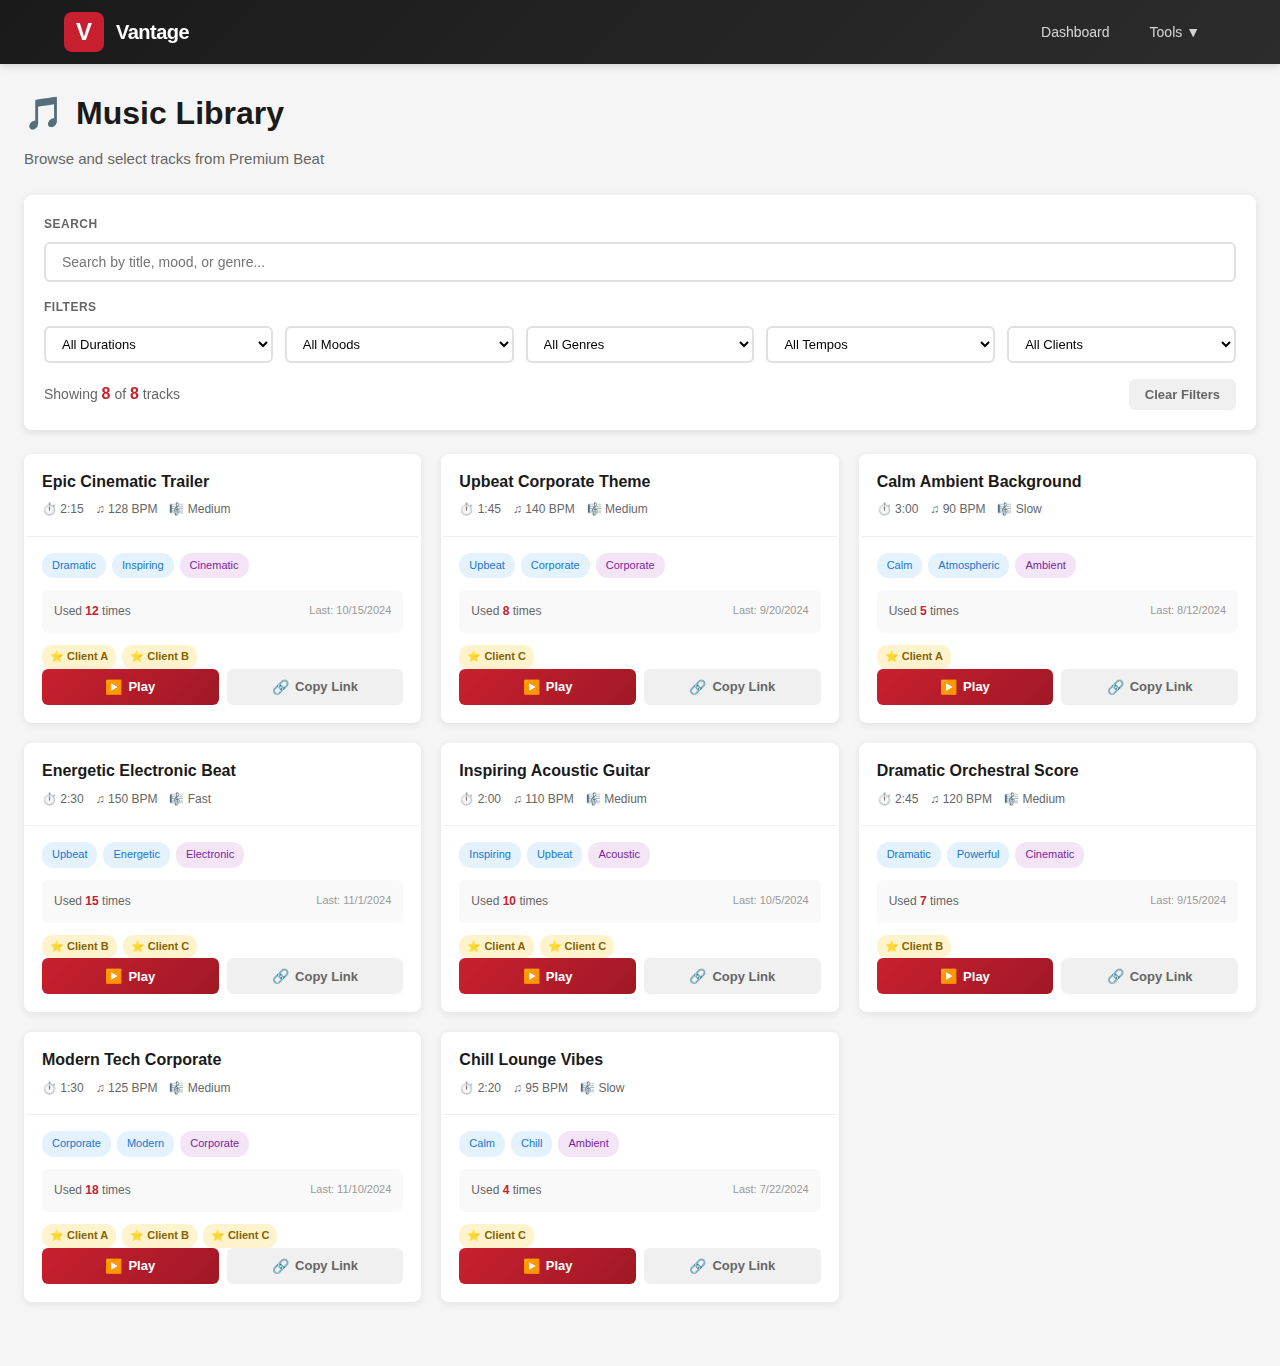
<file: Music-Library.html>
<!DOCTYPE html>
<html lang="en">
<head>
    <meta charset="UTF-8">
    <meta name="viewport" content="width=device-width, initial-scale=1.0">
    <title>Music Library - Vantage Tools</title>
    <style>
        /* Reset and base styles */
        * {
            margin: 0;
            padding: 0;
            box-sizing: border-box;
        }
        
        body {
            font-family: -apple-system, BlinkMacSystemFont, 'Segoe UI', Arial, sans-serif;
            line-height: 1.6;
            color: #222;
            background-color: #f5f5f5;
        }
        
        /* Navigation Bar */
        .navbar {
            background: linear-gradient(135deg, #1a1a1a 0%, #2c2c2c 100%);
            box-shadow: 0 2px 8px rgba(0,0,0,0.15);
            position: sticky;
            top: 0;
            z-index: 1000;
        }
        
        .navbar-container {
            max-width: 1200px;
            margin: 0 auto;
            display: flex;
            justify-content: space-between;
            align-items: center;
            padding: 0 24px;
            height: 64px;
        }
        
        .navbar-brand {
            display: flex;
            align-items: center;
            gap: 12px;
            text-decoration: none;
            color: white;
        }
        
        .navbar-logo {
            width: 40px;
            height: 40px;
            background: #c8202f;
            border-radius: 8px;
            display: flex;
            align-items: center;
            justify-content: center;
            font-size: 24px;
            font-weight: 800;
            color: white;
        }
        
        .navbar-title {
            font-size: 20px;
            font-weight: 700;
            letter-spacing: -0.5px;
        }
        
        .navbar-menu {
            display: flex;
            gap: 8px;
            align-items: center;
        }
        
        .navbar-link {
            padding: 8px 16px;
            color: rgba(255,255,255,0.8);
            text-decoration: none;
            border-radius: 6px;
            font-size: 14px;
            font-weight: 500;
            transition: all 0.2s ease;
        }
        
        .navbar-link:hover {
            background: rgba(255,255,255,0.1);
            color: white;
        }
        
        .navbar-link.active {
            background: #c8202f;
            color: white;
        }
        
        /* Dropdown */
        .navbar-dropdown {
            position: relative;
        }
        
        .navbar-dropdown-toggle {
            padding: 8px 16px;
            color: rgba(255,255,255,0.8);
            background: none;
            border: none;
            border-radius: 6px;
            font-size: 14px;
            font-weight: 500;
            cursor: pointer;
            transition: all 0.2s ease;
            display: flex;
            align-items: center;
            gap: 4px;
        }
        
        .navbar-dropdown-toggle:hover {
            background: rgba(255,255,255,0.1);
            color: white;
        }
        
        .navbar-dropdown-menu {
            position: absolute;
            top: 100%;
            right: 0;
            margin-top: 8px;
            background: white;
            border-radius: 8px;
            box-shadow: 0 4px 12px rgba(0,0,0,0.15);
            min-width: 200px;
            display: none;
            overflow: hidden;
        }
        
        .navbar-dropdown.open .navbar-dropdown-menu {
            display: block;
        }
        
        .navbar-dropdown-item {
            display: block;
            padding: 12px 16px;
            color: #333;
            text-decoration: none;
            font-size: 14px;
            transition: background 0.2s ease;
        }
        
        .navbar-dropdown-item:hover {
            background: #f5f5f5;
        }
        
        /* Page container */
        .page-container {
            max-width: 1400px;
            margin: 0 auto;
            padding: 24px;
        }
        
        /* Page header */
        .page-header {
            margin-bottom: 24px;
        }
        
        .page-title {
            font-size: 32px;
            font-weight: 700;
            color: #1a1a1a;
            display: flex;
            align-items: center;
            gap: 12px;
            margin-bottom: 8px;
        }
        
        .page-subtitle {
            color: #666;
            font-size: 15px;
        }
        
        /* Sticky toolbar */
        .toolbar {
            position: sticky;
            top: 64px;
            background: white;
            border-radius: 8px;
            box-shadow: 0 2px 8px rgba(0,0,0,0.1);
            padding: 20px;
            margin-bottom: 24px;
            z-index: 100;
        }
        
        .toolbar-section {
            margin-bottom: 16px;
        }
        
        .toolbar-section:last-child {
            margin-bottom: 0;
        }
        
        .toolbar-label {
            font-size: 12px;
            font-weight: 600;
            color: #666;
            text-transform: uppercase;
            letter-spacing: 0.5px;
            margin-bottom: 8px;
        }
        
        .search-box {
            width: 100%;
        }
        
        .search-box input {
            width: 100%;
            padding: 10px 16px;
            font-size: 14px;
            border: 2px solid #e0e0e0;
            border-radius: 6px;
            transition: all 0.2s ease;
        }
        
        .search-box input:focus {
            outline: none;
            border-color: #c8202f;
            box-shadow: 0 0 0 3px rgba(200,32,47,0.1);
        }
        
        .filter-grid {
            display: grid;
            grid-template-columns: repeat(auto-fit, minmax(150px, 1fr));
            gap: 12px;
        }
        
        .filter-grid select {
            padding: 8px 12px;
            font-size: 13px;
            border: 2px solid #e0e0e0;
            border-radius: 6px;
            background: white;
            cursor: pointer;
            transition: all 0.2s ease;
        }
        
        .filter-grid select:hover {
            border-color: #c8202f;
        }
        
        .filter-grid select:focus {
            outline: none;
            border-color: #c8202f;
            box-shadow: 0 0 0 3px rgba(200,32,47,0.1);
        }
        
        .toolbar-actions {
            display: flex;
            justify-content: space-between;
            align-items: center;
        }
        
        .results-count {
            font-size: 14px;
            color: #666;
        }
        
        .results-count strong {
            color: #c8202f;
            font-size: 16px;
        }
        
        .btn-clear {
            padding: 8px 16px;
            background: #f0f0f0;
            color: #666;
            border: none;
            border-radius: 6px;
            font-size: 13px;
            font-weight: 600;
            cursor: pointer;
            transition: all 0.2s ease;
        }
        
        .btn-clear:hover {
            background: #e0e0e0;
        }
        
        /* Now playing bar */
        .now-playing {
            background: linear-gradient(135deg, #c8202f 0%, #a01825 100%);
            color: white;
            padding: 16px 20px;
            border-radius: 8px;
            margin-bottom: 24px;
            display: none;
            align-items: center;
            gap: 16px;
            box-shadow: 0 4px 12px rgba(200,32,47,0.3);
        }
        
        .now-playing.show {
            display: flex;
        }
        
        .now-playing-icon {
            font-size: 24px;
        }
        
        .now-playing-info {
            flex: 1;
            min-width: 0;
        }
        
        .now-playing-title {
            font-weight: 700;
            font-size: 15px;
            white-space: nowrap;
            overflow: hidden;
            text-overflow: ellipsis;
        }
        
        .now-playing-meta {
            font-size: 12px;
            opacity: 0.9;
        }
        
        .now-playing-controls {
            display: flex;
            gap: 8px;
        }
        
        .control-btn {
            background: rgba(255,255,255,0.2);
            border: none;
            color: white;
            width: 36px;
            height: 36px;
            border-radius: 50%;
            cursor: pointer;
            font-size: 16px;
            display: flex;
            align-items: center;
            justify-content: center;
            transition: all 0.2s ease;
        }
        
        .control-btn:hover {
            background: rgba(255,255,255,0.3);
        }
        
        /* Track grid */
        .tracks-grid {
            display: grid;
            grid-template-columns: repeat(auto-fill, minmax(320px, 1fr));
            gap: 20px;
            margin-bottom: 40px;
        }
        
        /* Track card */
        .track-card {
            background: white;
            border-radius: 8px;
            overflow: hidden;
            box-shadow: 0 2px 8px rgba(0,0,0,0.08);
            transition: all 0.2s ease;
            border: 2px solid transparent;
        }
        
        .track-card:hover {
            transform: translateY(-2px);
            box-shadow: 0 4px 16px rgba(0,0,0,0.12);
            border-color: #c8202f;
        }
        
        .track-card.playing {
            border-color: #c8202f;
            box-shadow: 0 4px 16px rgba(200,32,47,0.2);
        }
        
        .track-header {
            padding: 16px;
            border-bottom: 1px solid #f0f0f0;
        }
        
        .track-title {
            font-size: 16px;
            font-weight: 700;
            color: #1a1a1a;
            margin-bottom: 8px;
            line-height: 1.3;
        }
        
        .track-meta-row {
            display: flex;
            gap: 12px;
            flex-wrap: wrap;
            font-size: 12px;
        }
        
        .track-meta-item {
            display: flex;
            align-items: center;
            gap: 4px;
            color: #666;
        }
        
        .track-body {
            padding: 16px;
        }
        
        .track-tags {
            display: flex;
            flex-wrap: wrap;
            gap: 6px;
            margin-bottom: 12px;
        }
        
        .tag {
            padding: 4px 10px;
            background: #f0f0f0;
            border-radius: 12px;
            font-size: 11px;
            font-weight: 500;
            color: #666;
        }
        
        .tag.mood {
            background: #e3f2fd;
            color: #1976d2;
        }
        
        .tag.genre {
            background: #f3e5f5;
            color: #7b1fa2;
        }
        
        .usage-stats {
            display: flex;
            justify-content: space-between;
            padding: 12px;
            background: #f9f9f9;
            border-radius: 6px;
            font-size: 12px;
            margin-bottom: 12px;
        }
        
        .usage-count {
            color: #666;
        }
        
        .usage-count strong {
            color: #c8202f;
            font-weight: 700;
        }
        
        .client-favorites {
            display: flex;
            flex-wrap: wrap;
            gap: 6px;
            font-size: 11px;
        }
        
        .client-badge {
            padding: 3px 8px;
            background: #fff3cd;
            color: #856404;
            border-radius: 10px;
            font-weight: 600;
        }
        
        .track-actions {
            display: flex;
            gap: 8px;
        }
        
        .btn {
            flex: 1;
            padding: 10px;
            border: none;
            border-radius: 6px;
            font-size: 13px;
            font-weight: 600;
            cursor: pointer;
            transition: all 0.2s ease;
            display: flex;
            align-items: center;
            justify-content: center;
            gap: 6px;
        }
        
        .btn-play {
            background: linear-gradient(135deg, #c8202f 0%, #a01825 100%);
            color: white;
        }
        
        .btn-play:hover {
            transform: translateY(-1px);
            box-shadow: 0 4px 8px rgba(200,32,47,0.3);
        }
        
        .btn-play.playing {
            background: linear-gradient(135deg, #666 0%, #555 100%);
        }
        
        .btn-secondary {
            background: #f0f0f0;
            color: #666;
        }
        
        .btn-secondary:hover {
            background: #e0e0e0;
        }
        
        .btn-icon {
            font-size: 14px;
        }
        
        /* Empty state */
        .empty-state {
            text-align: center;
            padding: 80px 20px;
            color: #666;
        }
        
        .empty-icon {
            font-size: 64px;
            margin-bottom: 16px;
            opacity: 0.5;
        }
        
        .empty-state h3 {
            font-size: 20px;
            margin-bottom: 8px;
        }
        
        /* Loading state */
        .loading-state {
            text-align: center;
            padding: 80px 20px;
            color: #666;
        }
        
        .loading-spinner {
            width: 48px;
            height: 48px;
            border: 4px solid #f0f0f0;
            border-top-color: #c8202f;
            border-radius: 50%;
            animation: spin 1s linear infinite;
            margin: 0 auto 16px;
        }
        
        @keyframes spin {
            to { transform: rotate(360deg); }
        }
        
        /* Toast notification */
        .toast {
            position: fixed;
            bottom: 24px;
            right: 24px;
            background: #1a1a1a;
            color: white;
            padding: 16px 20px;
            border-radius: 8px;
            box-shadow: 0 4px 12px rgba(0,0,0,0.3);
            display: none;
            align-items: center;
            gap: 12px;
            z-index: 2000;
            animation: slideIn 0.3s ease;
        }
        
        .toast.show {
            display: flex;
        }
        
        @keyframes slideIn {
            from {
                transform: translateX(400px);
                opacity: 0;
            }
            to {
                transform: translateX(0);
                opacity: 1;
            }
        }
        
        .toast-icon {
            font-size: 20px;
        }
        
        .toast-message {
            font-size: 14px;
        }
        
        /* Responsive */
        @media (max-width: 768px) {
            .navbar-container {
                padding: 0 16px;
            }
            
            .navbar-title {
                font-size: 16px;
            }
            
            .navbar-menu {
                gap: 4px;
            }
            
            .navbar-link {
                padding: 6px 12px;
                font-size: 13px;
            }
            
            .page-container {
                padding: 16px;
            }
            
            .page-title {
                font-size: 24px;
            }
            
            .toolbar {
                top: 64px;
            }
            
            .filter-grid {
                grid-template-columns: 1fr;
            }
            
            .toolbar-actions {
                flex-direction: column;
                gap: 12px;
                align-items: stretch;
            }
            
            .now-playing {
                flex-direction: column;
                align-items: stretch;
                text-align: center;
            }
            
            .now-playing-controls {
                justify-content: center;
            }
            
            .tracks-grid {
                grid-template-columns: 1fr;
            }
            
            .toast {
                bottom: 16px;
                right: 16px;
                left: 16px;
            }
        }
    </style>
</head>
<body>
    <!-- Navigation Bar -->
    <nav class="navbar">
        <div class="navbar-container">
            <a href="index.html" class="navbar-brand">
                <div class="navbar-logo">V</div>
                <span class="navbar-title">Vantage</span>
            </a>
            <div class="navbar-menu">
                <a href="index.html" class="navbar-link">Dashboard</a>
                <div class="navbar-dropdown">
                    <button class="navbar-dropdown-toggle" id="toolsDropdown">
                        Tools ▼
                    </button>
                    <div class="navbar-dropdown-menu">
                        <a href="script-generator.html" class="navbar-dropdown-item">📝 Script Generator</a>
                        <a href="report-curation.html?report=defense-dispatch" class="navbar-dropdown-item">📰 Report Curation</a>
                        <a href="music-library.html" class="navbar-dropdown-item">🎵 Music Library</a>
                    </div>
                </div>
            </div>
        </div>
    </nav>

    <!-- Page Container -->
    <div class="page-container">
        <!-- Page Header -->
        <div class="page-header">
            <h1 class="page-title">
                <span>🎵</span>
                Music Library
            </h1>
            <p class="page-subtitle">Browse and select tracks from Premium Beat</p>
        </div>

        <!-- Toolbar -->
        <div class="toolbar">
            <div class="toolbar-section">
                <div class="toolbar-label">Search</div>
                <div class="search-box">
                    <input 
                        type="text" 
                        id="searchInput" 
                        placeholder="Search by title, mood, or genre..."
                    >
                </div>
            </div>
            
            <div class="toolbar-section">
                <div class="toolbar-label">Filters</div>
                <div class="filter-grid">
                    <select id="durationFilter">
                        <option value="">All Durations</option>
                        <option value="short">Short (< 1 min)</option>
                        <option value="medium">Medium (1-2 min)</option>
                        <option value="long">Long (> 2 min)</option>
                    </select>
                    
                    <select id="moodFilter">
                        <option value="">All Moods</option>
                        <option value="Dramatic">Dramatic</option>
                        <option value="Upbeat">Upbeat</option>
                        <option value="Calm">Calm</option>
                        <option value="Inspiring">Inspiring</option>
                        <option value="Corporate">Corporate</option>
                    </select>
                    
                    <select id="genreFilter">
                        <option value="">All Genres</option>
                        <option value="Cinematic">Cinematic</option>
                        <option value="Corporate">Corporate</option>
                        <option value="Electronic">Electronic</option>
                        <option value="Acoustic">Acoustic</option>
                        <option value="Ambient">Ambient</option>
                    </select>
                    
                    <select id="tempoFilter">
                        <option value="">All Tempos</option>
                        <option value="slow">Slow (< 100 BPM)</option>
                        <option value="medium">Medium (100-140 BPM)</option>
                        <option value="fast">Fast (> 140 BPM)</option>
                    </select>
                    
                    <select id="clientFilter">
                        <option value="">All Clients</option>
                        <option value="Client A">✓ Client A Favorites</option>
                        <option value="!Client A">✗ Exclude Client A</option>
                        <option value="Client B">✓ Client B Favorites</option>
                        <option value="!Client B">✗ Exclude Client B</option>
                        <option value="Client C">✓ Client C Favorites</option>
                        <option value="!Client C">✗ Exclude Client C</option>
                    </select>
                </div>
            </div>
            
            <div class="toolbar-actions">
                <div class="results-count">
                    Showing <strong id="resultCount">0</strong> of <strong id="totalCount">0</strong> tracks
                </div>
                <button class="btn-clear" onclick="clearFilters()">Clear Filters</button>
            </div>
        </div>

        <!-- Now Playing Bar -->
        <div class="now-playing" id="nowPlaying">
            <div class="now-playing-icon">🎵</div>
            <div class="now-playing-info">
                <div class="now-playing-title" id="nowPlayingTitle">Track Title</div>
                <div class="now-playing-meta" id="nowPlayingMeta">Genre • 0:00 / 0:00</div>
            </div>
            <div class="now-playing-controls">
                <button class="control-btn" id="playPauseBtn" onclick="togglePlayPause()">⏸</button>
                <button class="control-btn" onclick="closeNowPlaying()">✕</button>
            </div>
        </div>

        <!-- Loading State -->
        <div class="loading-state" id="loadingState">
            <div class="loading-spinner"></div>
            <div>Loading tracks...</div>
        </div>

        <!-- Tracks Grid -->
        <div class="tracks-grid" id="tracksGrid"></div>

        <!-- Empty State -->
        <div class="empty-state" id="emptyState" style="display: none;">
            <div class="empty-icon">🎵</div>
            <h3>No tracks found</h3>
            <p>Try adjusting your search or filters</p>
        </div>
    </div>

    <!-- Toast Notification -->
    <div class="toast" id="toast">
        <div class="toast-icon">✓</div>
        <div class="toast-message" id="toastMessage">Link copied!</div>
    </div>

    <!-- Hidden audio element -->
    <audio id="audioPlayer"></audio>

    <script>
        // ============================================================================
        // CONFIGURATION
        // ============================================================================
        
        const CONFIG = {
            webhookUrl: 'https://your-n8n-instance.app.n8n.cloud/webhook/music-library',
            useMockData: true
        };
        
        // ============================================================================
        // MOCK DATA
        // ============================================================================
        
        const tracks = [
            {
                id: 1,
                title: "Epic Cinematic Trailer",
                duration: "2:15",
                durationSeconds: 135,
                bpm: 128,
                tempo: "Medium",
                mood: ["Dramatic", "Inspiring"],
                genre: "Cinematic",
                premiumBeatUrl: "https://www.premiumbeat.com/track/epic-cinematic-trailer",
                audioPreviewUrl: "", // Add your preview URLs here
                usageCount: 12,
                lastUsed: "2024-10-15",
                clientFavorites: ["Client A", "Client B"],
                clientUsageCounts: { "Client A": 8, "Client B": 3, "Client C": 1 }
            },
            {
                id: 2,
                title: "Upbeat Corporate Theme",
                duration: "1:45",
                durationSeconds: 105,
                bpm: 140,
                tempo: "Medium",
                mood: ["Upbeat", "Corporate"],
                genre: "Corporate",
                premiumBeatUrl: "https://www.premiumbeat.com/track/upbeat-corporate",
                audioPreviewUrl: "",
                usageCount: 8,
                lastUsed: "2024-09-20",
                clientFavorites: ["Client C"],
                clientUsageCounts: { "Client C": 6, "Client A": 2 }
            },
            {
                id: 3,
                title: "Calm Ambient Background",
                duration: "3:00",
                durationSeconds: 180,
                bpm: 90,
                tempo: "Slow",
                mood: ["Calm", "Atmospheric"],
                genre: "Ambient",
                premiumBeatUrl: "https://www.premiumbeat.com/track/calm-ambient",
                audioPreviewUrl: "",
                usageCount: 5,
                lastUsed: "2024-08-12",
                clientFavorites: ["Client A"],
                clientUsageCounts: { "Client A": 4, "Client B": 1 }
            },
            {
                id: 4,
                title: "Energetic Electronic Beat",
                duration: "2:30",
                durationSeconds: 150,
                bpm: 150,
                tempo: "Fast",
                mood: ["Upbeat", "Energetic"],
                genre: "Electronic",
                premiumBeatUrl: "https://www.premiumbeat.com/track/electronic-beat",
                audioPreviewUrl: "",
                usageCount: 15,
                lastUsed: "2024-11-01",
                clientFavorites: ["Client B", "Client C"],
                clientUsageCounts: { "Client B": 9, "Client C": 6 }
            },
            {
                id: 5,
                title: "Inspiring Acoustic Guitar",
                duration: "2:00",
                durationSeconds: 120,
                bpm: 110,
                tempo: "Medium",
                mood: ["Inspiring", "Upbeat"],
                genre: "Acoustic",
                premiumBeatUrl: "https://www.premiumbeat.com/track/acoustic-guitar",
                audioPreviewUrl: "",
                usageCount: 10,
                lastUsed: "2024-10-05",
                clientFavorites: ["Client A", "Client C"],
                clientUsageCounts: { "Client A": 6, "Client C": 4 }
            },
            {
                id: 6,
                title: "Dramatic Orchestral Score",
                duration: "2:45",
                durationSeconds: 165,
                bpm: 120,
                tempo: "Medium",
                mood: ["Dramatic", "Powerful"],
                genre: "Cinematic",
                premiumBeatUrl: "https://www.premiumbeat.com/track/orchestral-score",
                audioPreviewUrl: "",
                usageCount: 7,
                lastUsed: "2024-09-15",
                clientFavorites: ["Client B"],
                clientUsageCounts: { "Client B": 5, "Client A": 2 }
            },
            {
                id: 7,
                title: "Modern Tech Corporate",
                duration: "1:30",
                durationSeconds: 90,
                bpm: 125,
                tempo: "Medium",
                mood: ["Corporate", "Modern"],
                genre: "Corporate",
                premiumBeatUrl: "https://www.premiumbeat.com/track/modern-tech",
                audioPreviewUrl: "",
                usageCount: 18,
                lastUsed: "2024-11-10",
                clientFavorites: ["Client A", "Client B", "Client C"],
                clientUsageCounts: { "Client A": 7, "Client B": 6, "Client C": 5 }
            },
            {
                id: 8,
                title: "Chill Lounge Vibes",
                duration: "2:20",
                durationSeconds: 140,
                bpm: 95,
                tempo: "Slow",
                mood: ["Calm", "Chill"],
                genre: "Ambient",
                premiumBeatUrl: "https://www.premiumbeat.com/track/chill-lounge",
                audioPreviewUrl: "",
                usageCount: 4,
                lastUsed: "2024-07-22",
                clientFavorites: ["Client C"],
                clientUsageCounts: { "Client C": 3, "Client B": 1 }
            }
        ];
        
        // ============================================================================
        // STATE
        // ============================================================================
        
        let filteredTracks = [...tracks];
        let currentlyPlaying = null;
        let audioPlayer = document.getElementById('audioPlayer');
        
        // ============================================================================
        // INITIALIZATION
        // ============================================================================
        
        document.addEventListener('DOMContentLoaded', () => {
            renderTracks();
            setupEventListeners();
            hideLoading();
        });
        
        function setupEventListeners() {
            document.getElementById('searchInput').addEventListener('input', applyFilters);
            document.getElementById('durationFilter').addEventListener('change', applyFilters);
            document.getElementById('moodFilter').addEventListener('change', applyFilters);
            document.getElementById('genreFilter').addEventListener('change', applyFilters);
            document.getElementById('tempoFilter').addEventListener('change', applyFilters);
            document.getElementById('clientFilter').addEventListener('change', applyFilters);
            
            // Audio player events
            audioPlayer.addEventListener('ended', () => {
                closeNowPlaying();
            });
            
            audioPlayer.addEventListener('timeupdate', updateNowPlayingTime);
            
            // Dropdown toggle
            const toolsDropdown = document.getElementById('toolsDropdown');
            const dropdownParent = toolsDropdown.parentElement;
            
            toolsDropdown.addEventListener('click', (e) => {
                e.stopPropagation();
                dropdownParent.classList.toggle('open');
            });
            
            document.addEventListener('click', () => {
                dropdownParent.classList.remove('open');
            });
        }
        
        // ============================================================================
        // FILTERING
        // ============================================================================
        
        function applyFilters() {
            const searchTerm = document.getElementById('searchInput').value.toLowerCase();
            const durationFilter = document.getElementById('durationFilter').value;
            const moodFilter = document.getElementById('moodFilter').value;
            const genreFilter = document.getElementById('genreFilter').value;
            const tempoFilter = document.getElementById('tempoFilter').value;
            const clientFilter = document.getElementById('clientFilter').value;
            
            filteredTracks = tracks.filter(track => {
                // Search filter
                const matchesSearch = !searchTerm || 
                    track.title.toLowerCase().includes(searchTerm) ||
                    track.mood.some(m => m.toLowerCase().includes(searchTerm)) ||
                    track.genre.toLowerCase().includes(searchTerm);
                
                // Duration filter
                let matchesDuration = true;
                if (durationFilter === 'short') matchesDuration = track.durationSeconds < 60;
                if (durationFilter === 'medium') matchesDuration = track.durationSeconds >= 60 && track.durationSeconds <= 120;
                if (durationFilter === 'long') matchesDuration = track.durationSeconds > 120;
                
                // Mood filter
                const matchesMood = !moodFilter || track.mood.includes(moodFilter);
                
                // Genre filter
                const matchesGenre = !genreFilter || track.genre === genreFilter;
                
                // Tempo filter
                let matchesTempo = true;
                if (tempoFilter === 'slow') matchesTempo = track.bpm < 100;
                if (tempoFilter === 'medium') matchesTempo = track.bpm >= 100 && track.bpm <= 140;
                if (tempoFilter === 'fast') matchesTempo = track.bpm > 140;
                
                // Client filter (with exclusion)
                let matchesClient = true;
                if (clientFilter) {
                    if (clientFilter.startsWith('!')) {
                        const excludeClient = clientFilter.substring(1);
                        matchesClient = !track.clientFavorites.includes(excludeClient);
                    } else {
                        matchesClient = track.clientFavorites.includes(clientFilter);
                    }
                }
                
                return matchesSearch && matchesDuration && matchesMood && 
                       matchesGenre && matchesTempo && matchesClient;
            });
            
            renderTracks();
        }
        
        function clearFilters() {
            document.getElementById('searchInput').value = '';
            document.getElementById('durationFilter').value = '';
            document.getElementById('moodFilter').value = '';
            document.getElementById('genreFilter').value = '';
            document.getElementById('tempoFilter').value = '';
            document.getElementById('clientFilter').value = '';
            applyFilters();
        }
        
        // ============================================================================
        // RENDERING
        // ============================================================================
        
        function renderTracks() {
            const grid = document.getElementById('tracksGrid');
            const emptyState = document.getElementById('emptyState');
            
            // Update counts
            document.getElementById('resultCount').textContent = filteredTracks.length;
            document.getElementById('totalCount').textContent = tracks.length;
            
            if (filteredTracks.length === 0) {
                grid.style.display = 'none';
                emptyState.style.display = 'block';
                return;
            }
            
            grid.style.display = 'grid';
            emptyState.style.display = 'none';
            grid.innerHTML = '';
            
            filteredTracks.forEach(track => {
                const card = createTrackCard(track);
                grid.appendChild(card);
            });
        }
        
        function createTrackCard(track) {
            const card = document.createElement('div');
            card.className = 'track-card';
            if (currentlyPlaying && currentlyPlaying.id === track.id) {
                card.classList.add('playing');
            }
            card.dataset.trackId = track.id;
            
            card.innerHTML = `
                <div class="track-header">
                    <div class="track-title">${track.title}</div>
                    <div class="track-meta-row">
                        <span class="track-meta-item">⏱️ ${track.duration}</span>
                        <span class="track-meta-item">♫ ${track.bpm} BPM</span>
                        <span class="track-meta-item">🎼 ${track.tempo}</span>
                    </div>
                </div>
                
                <div class="track-body">
                    <div class="track-tags">
                        ${track.mood.map(m => `<span class="tag mood">${m}</span>`).join('')}
                        <span class="tag genre">${track.genre}</span>
                    </div>
                    
                    <div class="usage-stats">
                        <div class="usage-count">
                            Used <strong>${track.usageCount}</strong> times
                        </div>
                        <div style="font-size: 11px; color: #999;">
                            Last: ${formatDate(track.lastUsed)}
                        </div>
                    </div>
                    
                    ${track.clientFavorites.length > 0 ? `
                        <div class="client-favorites">
                            ${track.clientFavorites.map(c => `<span class="client-badge">⭐ ${c}</span>`).join('')}
                        </div>
                    ` : ''}
                    
                    <div class="track-actions">
                        <button class="btn btn-play" onclick="playTrack(${track.id})">
                            <span class="btn-icon">${currentlyPlaying && currentlyPlaying.id === track.id ? '⏸' : '▶️'}</span>
                            ${currentlyPlaying && currentlyPlaying.id === track.id ? 'Pause' : 'Play'}
                        </button>
                        <button class="btn btn-secondary" onclick="copyLink(${track.id})">
                            <span class="btn-icon">🔗</span>
                            Copy Link
                        </button>
                    </div>
                </div>
            `;
            
            return card;
        }
        
        function showLoading() {
            document.getElementById('loadingState').style.display = 'block';
            document.getElementById('tracksGrid').style.display = 'none';
        }
        
        function hideLoading() {
            document.getElementById('loadingState').style.display = 'none';
        }
        
        // ============================================================================
        // AUDIO PLAYBACK
        // ============================================================================
        
        function playTrack(trackId) {
            const track = tracks.find(t => t.id === trackId);
            if (!track) return;
            
            // If same track is playing, pause it
            if (currentlyPlaying && currentlyPlaying.id === trackId) {
                if (audioPlayer.paused) {
                    audioPlayer.play();
                } else {
                    audioPlayer.pause();
                }
                return;
            }
            
            // Stop current track and play new one
            currentlyPlaying = track;
            
            // In production, use real preview URL
            if (track.audioPreviewUrl) {
                audioPlayer.src = track.audioPreviewUrl;
                audioPlayer.play();
            } else {
                // Mock playback for demo
                showToast('🎵 Playing: ' + track.title);
            }
            
            // Update UI
            showNowPlaying(track);
            renderTracks(); // Re-render to update play button states
            
            // Log usage
            logTrackAction(track, 'play');
        }
        
        function togglePlayPause() {
            if (audioPlayer.paused) {
                audioPlayer.play();
            } else {
                audioPlayer.pause();
            }
        }
        
        function showNowPlaying(track) {
            const nowPlaying = document.getElementById('nowPlaying');
            document.getElementById('nowPlayingTitle').textContent = track.title;
            document.getElementById('nowPlayingMeta').textContent = 
                `${track.genre} • ${track.duration}`;
            nowPlaying.classList.add('show');
        }
        
        function closeNowPlaying() {
            audioPlayer.pause();
            audioPlayer.src = '';
            currentlyPlaying = null;
            document.getElementById('nowPlaying').classList.remove('show');
            renderTracks();
        }
        
        function updateNowPlayingTime() {
            if (!currentlyPlaying) return;
            
            const current = formatTime(audioPlayer.currentTime);
            const duration = formatTime(audioPlayer.duration);
            document.getElementById('nowPlayingMeta').textContent = 
                `${currentlyPlaying.genre} • ${current} / ${duration}`;
        }
        
        // ============================================================================
        // ACTIONS
        // ============================================================================
        
        function copyLink(trackId) {
            const track = tracks.find(t => t.id === trackId);
            if (!track) return;
            
            navigator.clipboard.writeText(track.premiumBeatUrl).then(() => {
                showToast('✓ Link copied to clipboard!');
                logTrackAction(track, 'copy_link');
            }).catch(err => {
                console.error('Failed to copy:', err);
                showToast('❌ Failed to copy link');
            });
        }
        
        function logTrackAction(track, action) {
            if (!CONFIG.webhookUrl || CONFIG.useMockData) {
                console.log('Track action:', action, track.title);
                return;
            }
            
            const payload = {
                event: 'track_action',
                timestamp: new Date().toISOString(),
                track: {
                    id: track.id,
                    title: track.title,
                    premiumBeatUrl: track.premiumBeatUrl,
                    duration: track.duration,
                    bpm: track.bpm
                },
                action: action,
                user: {
                    name: 'User' // Replace with actual user if available
                }
            };
            
            fetch(CONFIG.webhookUrl, {
                method: 'POST',
                headers: { 'Content-Type': 'application/json' },
                body: JSON.stringify(payload)
            }).catch(err => console.error('Webhook error:', err));
        }
        
        // ============================================================================
        // UTILITIES
        // ============================================================================
        
        function showToast(message) {
            const toast = document.getElementById('toast');
            document.getElementById('toastMessage').textContent = message;
            toast.classList.add('show');
            
            setTimeout(() => {
                toast.classList.remove('show');
            }, 3000);
        }
        
        function formatDate(dateString) {
            const date = new Date(dateString);
            const now = new Date();
            const diffDays = Math.floor((now - date) / (1000 * 60 * 60 * 24));
            
            if (diffDays === 0) return 'Today';
            if (diffDays === 1) return 'Yesterday';
            if (diffDays < 7) return `${diffDays} days ago`;
            if (diffDays < 30) return `${Math.floor(diffDays / 7)} weeks ago`;
            return date.toLocaleDateString();
        }
        
        function formatTime(seconds) {
            if (isNaN(seconds)) return '0:00';
            const mins = Math.floor(seconds / 60);
            const secs = Math.floor(seconds % 60);
            return `${mins}:${secs.toString().padStart(2, '0')}`;
        }
    </script>
</body>
</html>
</file>
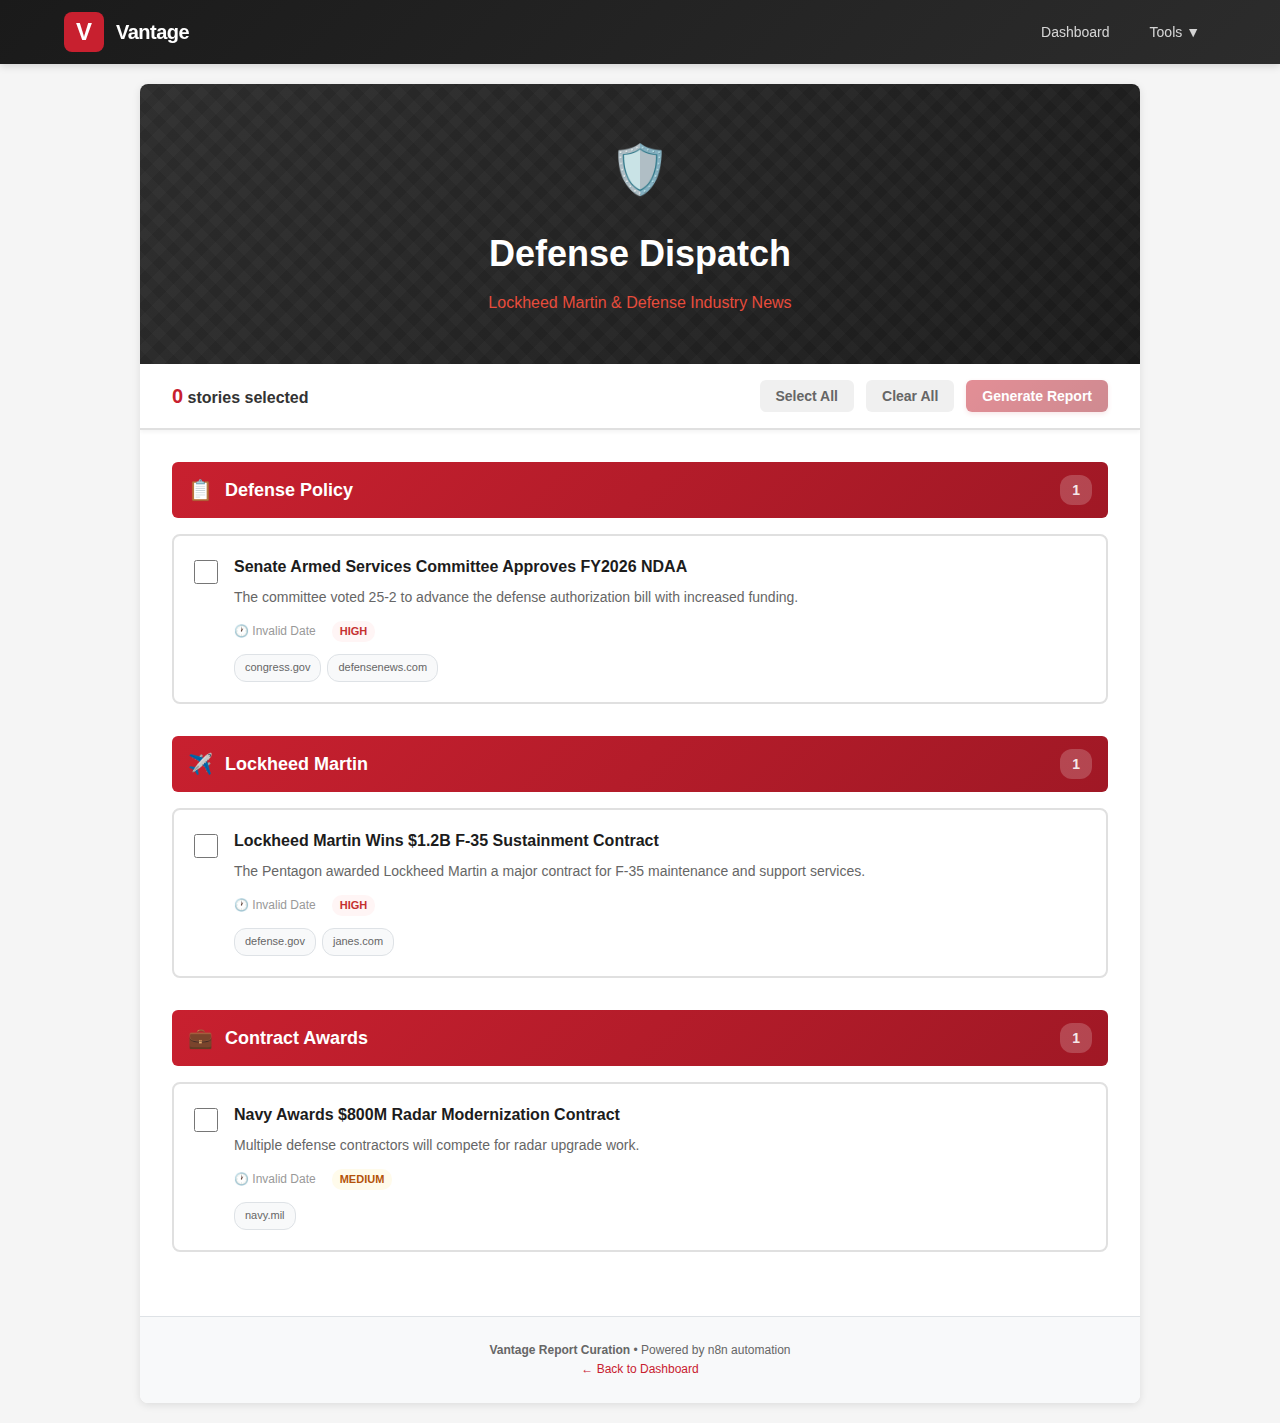
<file: report-curation.html>
<!DOCTYPE html>
<html lang="en">
<head>
    <meta charset="UTF-8">
    <meta name="viewport" content="width=device-width, initial-scale=1.0">
    <title>Report Curation - Vantage Tools</title>
    <style>
        /* Reset and base styles */
        * {
            margin: 0;
            padding: 0;
            box-sizing: border-box;
        }
        
        body {
            font-family: -apple-system, BlinkMacSystemFont, 'Segoe UI', Arial, sans-serif;
            line-height: 1.6;
            color: #222;
            background-color: #f5f5f5;
        }
        
        /* Navigation Bar */
        .navbar {
            background: linear-gradient(135deg, #1a1a1a 0%, #2c2c2c 100%);
            box-shadow: 0 2px 8px rgba(0,0,0,0.15);
            position: sticky;
            top: 0;
            z-index: 1000;
        }
        
        .navbar-container {
            max-width: 1200px;
            margin: 0 auto;
            display: flex;
            justify-content: space-between;
            align-items: center;
            padding: 0 24px;
            height: 64px;
        }
        
        .navbar-brand {
            display: flex;
            align-items: center;
            gap: 12px;
            text-decoration: none;
            color: white;
        }
        
        .navbar-logo {
            width: 40px;
            height: 40px;
            background: #c8202f;
            border-radius: 8px;
            display: flex;
            align-items: center;
            justify-content: center;
            font-size: 24px;
            font-weight: 800;
            color: white;
        }
        
        .navbar-title {
            font-size: 20px;
            font-weight: 700;
            letter-spacing: -0.5px;
        }
        
        .navbar-menu {
            display: flex;
            gap: 8px;
            align-items: center;
        }
        
        .navbar-link {
            padding: 8px 16px;
            color: rgba(255,255,255,0.8);
            text-decoration: none;
            border-radius: 6px;
            font-size: 14px;
            font-weight: 500;
            transition: all 0.2s ease;
        }
        
        .navbar-link:hover {
            background: rgba(255,255,255,0.1);
            color: white;
        }
        
        .navbar-link.active {
            background: #c8202f;
            color: white;
        }
        
        /* Dropdown */
        .navbar-dropdown {
            position: relative;
        }
        
        .navbar-dropdown-toggle {
            padding: 8px 16px;
            color: rgba(255,255,255,0.8);
            background: none;
            border: none;
            border-radius: 6px;
            font-size: 14px;
            font-weight: 500;
            cursor: pointer;
            transition: all 0.2s ease;
            display: flex;
            align-items: center;
            gap: 4px;
        }
        
        .navbar-dropdown-toggle:hover {
            background: rgba(255,255,255,0.1);
            color: white;
        }
        
        .navbar-dropdown-menu {
            position: absolute;
            top: 100%;
            right: 0;
            margin-top: 8px;
            background: white;
            border-radius: 8px;
            box-shadow: 0 4px 12px rgba(0,0,0,0.15);
            min-width: 200px;
            display: none;
            overflow: hidden;
        }
        
        .navbar-dropdown.open .navbar-dropdown-menu {
            display: block;
        }
        
        .navbar-dropdown-item {
            display: block;
            padding: 12px 16px;
            color: #333;
            text-decoration: none;
            font-size: 14px;
            transition: background 0.2s ease;
        }
        
        .navbar-dropdown-item:hover {
            background: #f5f5f5;
        }
        
        /* Main container */
        .container {
            max-width: 1000px;
            margin: 20px auto;
            background-color: #ffffff;
            box-shadow: 0 2px 8px rgba(0,0,0,0.1);
            border-radius: 8px;
            overflow: hidden;
        }
        
        /* Header */
        .header {
            background: linear-gradient(135deg, #2c2c2c 0%, #1a1a1a 100%);
            padding: 48px 32px;
            text-align: center;
            position: relative;
            overflow: hidden;
        }
        
        .header::before {
            content: '';
            position: absolute;
            top: 0;
            left: 0;
            right: 0;
            bottom: 0;
            background: 
                repeating-linear-gradient(45deg, transparent, transparent 10px, rgba(255,255,255,.02) 10px, rgba(255,255,255,.02) 20px),
                repeating-linear-gradient(-45deg, transparent, transparent 10px, rgba(255,255,255,.02) 10px, rgba(255,255,255,.02) 20px);
        }
        
        .header-content {
            position: relative;
            z-index: 1;
        }
        
        .header-icon {
            font-size: 48px;
            margin-bottom: 16px;
        }
        
        .header h1 {
            color: #fff;
            font-size: 36px;
            font-weight: 700;
            margin-bottom: 8px;
        }
        
        .header .tagline {
            color: #e74c3c;
            font-size: 16px;
            font-weight: 500;
        }
        
        /* Sticky toolbar */
        .toolbar {
            position: sticky;
            top: 64px;
            background: white;
            border-bottom: 2px solid #e0e0e0;
            padding: 16px 32px;
            display: flex;
            justify-content: space-between;
            align-items: center;
            z-index: 100;
            box-shadow: 0 2px 4px rgba(0,0,0,0.05);
        }
        
        .selection-info {
            display: flex;
            align-items: center;
            gap: 16px;
        }
        
        .selection-count {
            font-size: 16px;
            font-weight: 600;
            color: #333;
        }
        
        .selection-count .count {
            color: #c8202f;
            font-size: 20px;
        }
        
        .toolbar-actions {
            display: flex;
            gap: 12px;
        }
        
        .btn {
            padding: 8px 16px;
            border: none;
            border-radius: 6px;
            font-size: 14px;
            font-weight: 600;
            cursor: pointer;
            transition: all 0.2s ease;
        }
        
        .btn-secondary {
            background: #f0f0f0;
            color: #666;
        }
        
        .btn-secondary:hover {
            background: #e0e0e0;
        }
        
        .btn-primary {
            background: linear-gradient(135deg, #c8202f 0%, #a01825 100%);
            color: white;
            box-shadow: 0 2px 4px rgba(200, 32, 47, 0.2);
        }
        
        .btn-primary:hover:not(:disabled) {
            transform: translateY(-1px);
            box-shadow: 0 4px 8px rgba(200, 32, 47, 0.3);
        }
        
        .btn-primary:disabled {
            opacity: 0.5;
            cursor: not-allowed;
        }
        
        .btn-primary .spinner {
            display: inline-block;
            width: 14px;
            height: 14px;
            border: 2px solid rgba(255,255,255,0.3);
            border-top-color: white;
            border-radius: 50%;
            animation: spin 0.8s linear infinite;
            margin-right: 6px;
            vertical-align: middle;
        }
        
        @keyframes spin {
            to { transform: rotate(360deg); }
        }
        
        /* Content area */
        .content {
            padding: 32px;
        }
        
        /* Loading state */
        .loading-state {
            text-align: center;
            padding: 60px 32px;
            color: #666;
        }
        
        .loading-spinner {
            width: 48px;
            height: 48px;
            border: 4px solid #f0f0f0;
            border-top-color: #c8202f;
            border-radius: 50%;
            animation: spin 1s linear infinite;
            margin: 0 auto 16px;
        }
        
        /* Empty state */
        .empty-state {
            text-align: center;
            padding: 60px 32px;
            color: #666;
        }
        
        .empty-state-icon {
            font-size: 48px;
            margin-bottom: 16px;
        }
        
        /* Section header */
        .section {
            margin-bottom: 32px;
        }
        
        .section-header {
            display: flex;
            align-items: center;
            gap: 12px;
            padding: 12px 16px;
            background: linear-gradient(135deg, #c8202f 0%, #a01825 100%);
            border-radius: 6px;
            margin-bottom: 16px;
        }
        
        .section-icon {
            font-size: 20px;
        }
        
        .section-title {
            color: white;
            font-size: 18px;
            font-weight: 700;
            flex: 1;
        }
        
        .section-count {
            color: rgba(255,255,255,0.9);
            font-size: 14px;
            font-weight: 600;
            background: rgba(255,255,255,0.2);
            padding: 4px 12px;
            border-radius: 12px;
        }
        
        /* Story card */
        .story-card {
            background: white;
            border: 2px solid #e0e0e0;
            border-radius: 8px;
            padding: 20px;
            margin-bottom: 16px;
            transition: all 0.2s ease;
            cursor: pointer;
            position: relative;
        }
        
        .story-card:hover {
            border-color: #c8202f;
            box-shadow: 0 4px 12px rgba(0,0,0,0.08);
        }
        
        .story-card.selected {
            border-color: #c8202f;
            background: #fff9f8;
        }
        
        .story-card-content {
            display: flex;
            gap: 16px;
        }
        
        /* Checkbox */
        .story-checkbox-wrapper {
            padding-top: 4px;
        }
        
        .story-checkbox {
            width: 24px;
            height: 24px;
            cursor: pointer;
            accent-color: #c8202f;
        }
        
        /* Story details */
        .story-details {
            flex: 1;
            min-width: 0;
        }
        
        .story-headline {
            font-size: 16px;
            font-weight: 700;
            color: #1c1c1c;
            line-height: 1.4;
            margin-bottom: 8px;
        }
        
        .story-summary {
            font-size: 14px;
            line-height: 1.6;
            color: #666;
            margin-bottom: 12px;
        }
        
        .story-meta {
            display: flex;
            flex-wrap: wrap;
            gap: 16px;
            font-size: 12px;
            color: #999;
            margin-bottom: 12px;
        }
        
        .story-meta-item {
            display: flex;
            align-items: center;
            gap: 4px;
        }
        
        .prominence-badge {
            display: inline-block;
            padding: 2px 8px;
            border-radius: 10px;
            font-size: 11px;
            font-weight: 600;
            text-transform: uppercase;
        }
        
        .prominence-high {
            background: #fff5f5;
            color: #c53030;
        }
        
        .prominence-medium {
            background: #fffbeb;
            color: #b45309;
        }
        
        .prominence-low {
            background: #f0f0f0;
            color: #666;
        }
        
        /* Sources */
        .story-sources {
            display: flex;
            flex-wrap: wrap;
            gap: 6px;
        }
        
        .source-tag {
            display: inline-block;
            padding: 4px 10px;
            background: #f8f9fa;
            border: 1px solid #dee2e6;
            border-radius: 12px;
            color: #666;
            font-size: 11px;
            font-weight: 500;
            text-decoration: none;
            transition: all 0.2s ease;
        }
        
        .source-tag:hover {
            background: #c8202f;
            color: white;
            border-color: #c8202f;
        }
        
        /* Status messages */
        .status-message {
            padding: 16px;
            border-radius: 6px;
            margin: 16px 32px;
            font-size: 14px;
            display: none;
        }
        
        .status-message.show {
            display: block;
            animation: slideDown 0.3s ease;
        }
        
        @keyframes slideDown {
            from {
                opacity: 0;
                transform: translateY(-10px);
            }
            to {
                opacity: 1;
                transform: translateY(0);
            }
        }
        
        .status-message.error {
            background: #fff5f5;
            border: 1px solid #fc8181;
            color: #c53030;
        }
        
        .status-message.success {
            background: #f0fff4;
            border: 1px solid #9ae6b4;
            color: #276749;
        }
        
        /* Footer */
        .footer {
            background: #f8f9fa;
            padding: 24px;
            text-align: center;
            font-size: 12px;
            color: #666;
            border-top: 1px solid #dee2e6;
        }
        
        .footer a {
            color: #c8202f;
            text-decoration: none;
        }
        
        .footer a:hover {
            text-decoration: underline;
        }
        
        /* Mobile menu toggle */
        .navbar-toggle {
            display: none;
            background: none;
            border: none;
            color: white;
            font-size: 24px;
            cursor: pointer;
            padding: 8px;
        }
        
        /* Responsive */
        @media (max-width: 768px) {
            body {
                padding: 0;
            }
            
            .navbar-container {
                padding: 0 16px;
            }
            
            .navbar-toggle {
                display: block;
            }
            
            .navbar-menu {
                display: none;
                position: absolute;
                top: 64px;
                left: 0;
                right: 0;
                background: #1a1a1a;
                flex-direction: column;
                padding: 16px;
                gap: 8px;
            }
            
            .navbar-menu.open {
                display: flex;
            }
            
            .navbar-link {
                width: 100%;
                text-align: left;
            }
            
            .container {
                border-radius: 0;
                margin: 0;
            }
            
            .header {
                padding: 32px 20px;
            }
            
            .header h1 {
                font-size: 28px;
            }
            
            .toolbar {
                flex-direction: column;
                gap: 12px;
                align-items: stretch;
                padding: 16px 20px;
                top: 64px;
            }
            
            .toolbar-actions {
                flex-direction: column;
            }
            
            .btn {
                width: 100%;
            }
            
            .content {
                padding: 20px;
            }
            
            .story-card {
                padding: 16px;
            }
            
            .story-card-content {
                flex-direction: column;
            }
            
            .story-checkbox-wrapper {
                display: flex;
                align-items: center;
            }
            
            .story-meta {
                flex-direction: column;
                gap: 8px;
            }
        }
    </style>
</head>
<body>
    <!-- Navigation Bar -->
    <nav class="navbar">
        <div class="navbar-container">
            <a href="index.html" class="navbar-brand">
                <div class="navbar-logo">V</div>
                <span class="navbar-title">Vantage</span>
            </a>
            
            <button class="navbar-toggle" id="navToggle">☰</button>
            
            <div class="navbar-menu" id="navMenu">
                <a href="index.html" class="navbar-link">Dashboard</a>
                <div class="navbar-dropdown">
                    <button class="navbar-dropdown-toggle" id="toolsDropdown">
                        Tools ▼
                    </button>
                    <div class="navbar-dropdown-menu">
                        <a href="script-generator.html" class="navbar-dropdown-item">📝 Script Generator</a>
                        <a href="report-curation.html?report=defense-dispatch" class="navbar-dropdown-item">📰 Report Curation</a>
                        <a href="brief-request.html" class="navbar-dropdown-item">📋 Brief Request</a>
                    </div>
                </div>
            </div>
        </div>
    </nav>
    
    <div class="container">
        <!-- Header -->
        <div class="header">
            <div class="header-content">
                <div class="header-icon" id="reportIcon">📰</div>
                <h1 id="reportTitle">Report Curation</h1>
                <div class="tagline" id="reportTagline">Loading...</div>
            </div>
        </div>
        
        <!-- Sticky Toolbar -->
        <div class="toolbar">
            <div class="selection-info">
                <div class="selection-count">
                    <span class="count" id="selectedCount">0</span> stories selected
                </div>
            </div>
            <div class="toolbar-actions">
                <button class="btn btn-secondary" id="selectAllBtn">Select All</button>
                <button class="btn btn-secondary" id="clearAllBtn">Clear All</button>
                <button class="btn btn-primary" id="generateBtn" disabled>
                    Generate Report
                </button>
            </div>
        </div>
        
        <!-- Status Message -->
        <div id="statusMessage" class="status-message"></div>
        
        <!-- Content Area -->
        <div class="content" id="contentArea">
            <!-- Loading State -->
            <div class="loading-state" id="loadingState">
                <div class="loading-spinner"></div>
                <div>Loading stories...</div>
            </div>
            
            <!-- Empty State -->
            <div class="empty-state" id="emptyState" style="display: none;">
                <div class="empty-state-icon">📭</div>
                <h3>No Stories Available</h3>
                <p>There are no stories to curate at the moment.</p>
            </div>
            
            <!-- Stories will be inserted here -->
            <div id="storiesContainer"></div>
        </div>
        
        <!-- Footer -->
        <div class="footer">
            <strong>Vantage Report Curation</strong> • Powered by n8n automation<br>
            <a href="index.html">← Back to Dashboard</a>
        </div>
    </div>

    <script>
        // ============================================================================
        // REPORT CONFIGURATIONS
        // ============================================================================
        
        const REPORT_CONFIGS = {
            'defense-dispatch': {
                title: 'Defense Dispatch',
                icon: '🛡️',
                tagline: 'Lockheed Martin & Defense Industry News',
                sections: [
                    { name: 'Defense Policy', icon: '📋' },
                    { name: 'Lockheed Martin', icon: '✈️' },
                    { name: 'Industry Updates', icon: '🏭' },
                    { name: 'Contract Awards', icon: '💼' },
                    { name: 'Client Flags', icon: '🎯' }
                ],
                fetchUrl: 'https://your-n8n.app.n8n.cloud/webhook/defense-dispatch-stories',
                generateUrl: 'https://your-n8n.app.n8n.cloud/webhook/defense-dispatch-generate'
            },
            'ai-watch': {
                title: 'AI Watch',
                icon: '🤖',
                tagline: 'Daily AI News Curation',
                sections: [
                    { name: 'Right-Leaning', icon: '🔴' },
                    { name: 'Left-Leaning', icon: '🔵' },
                    { name: 'Tech Industry', icon: '💻' },
                    { name: 'Client Flags', icon: '🎯' }
                ],
                fetchUrl: 'https://your-n8n.app.n8n.cloud/webhook/ai-watch-stories',
                generateUrl: 'https://your-n8n.app.n8n.cloud/webhook/ai-watch-generate'
            }
        };
        
        // ============================================================================
        // CONFIGURATION
        // ============================================================================
        
        const CONFIG = {
            timeout: 60000,
            useMockData: true  // Set to false when webhooks are ready
        };
        
        // Get report type from URL
        const urlParams = new URLSearchParams(window.location.search);
        const reportType = urlParams.get('report') || 'defense-dispatch';
        const currentConfig = REPORT_CONFIGS[reportType];
        
        // ============================================================================
        // STATE MANAGEMENT
        // ============================================================================
        
        let stories = [];
        let selectedStories = new Set();
        
        // ============================================================================
        // DOM ELEMENTS
        // ============================================================================
        
        const reportIcon = document.getElementById('reportIcon');
        const reportTitle = document.getElementById('reportTitle');
        const reportTagline = document.getElementById('reportTagline');
        const loadingState = document.getElementById('loadingState');
        const emptyState = document.getElementById('emptyState');
        const storiesContainer = document.getElementById('storiesContainer');
        const selectedCountEl = document.getElementById('selectedCount');
        const selectAllBtn = document.getElementById('selectAllBtn');
        const clearAllBtn = document.getElementById('clearAllBtn');
        const generateBtn = document.getElementById('generateBtn');
        const statusMessage = document.getElementById('statusMessage');
        const navToggle = document.getElementById('navToggle');
        const navMenu = document.getElementById('navMenu');
        const toolsDropdown = document.getElementById('toolsDropdown');
        
        // ============================================================================
        // INITIALIZATION
        // ============================================================================
        
        document.addEventListener('DOMContentLoaded', () => {
            // Set report branding
            reportIcon.textContent = currentConfig.icon;
            reportTitle.textContent = currentConfig.title;
            reportTagline.textContent = currentConfig.tagline;
            
            // Fetch stories
            fetchStories();
            
            // Event listeners
            selectAllBtn.addEventListener('click', selectAll);
            clearAllBtn.addEventListener('click', clearAll);
            generateBtn.addEventListener('click', generateReport);
            
            // Mobile menu toggle
            navToggle.addEventListener('click', () => {
                navMenu.classList.toggle('open');
            });
            
            // Tools dropdown
            toolsDropdown.addEventListener('click', (e) => {
                e.stopPropagation();
                toolsDropdown.parentElement.classList.toggle('open');
            });
            
            // Close dropdown when clicking outside
            document.addEventListener('click', () => {
                toolsDropdown.parentElement.classList.remove('open');
            });
        });
        
        // ============================================================================
        // FETCH STORIES
        // ============================================================================
        
        async function fetchStories() {
            try {
                showLoading();
                
                let data;
                if (CONFIG.useMockData) {
                    data = getMockStories(reportType);
                } else {
                    const response = await fetch(currentConfig.fetchUrl, {
                        method: 'GET',
                        headers: {
                            'Content-Type': 'application/json'
                        }
                    });
                    
                    if (!response.ok) {
                        throw new Error(`Failed to fetch stories: ${response.status}`);
                    }
                    
                    data = await response.json();
                }
                
                stories = data.stories || data || [];
                renderStories();
                
            } catch (error) {
                console.error('Error fetching stories:', error);
                showStatus(`Error loading stories: ${error.message}`, 'error');
                showEmpty();
            }
        }
        
        function renderStories() {
            if (stories.length === 0) {
                showEmpty();
                return;
            }
            
            // Group stories by section using current config
            const sections = {};
            currentConfig.sections.forEach(sec => {
                sections[sec.name] = [];
            });
            
            stories.forEach(story => {
                const section = story.section || currentConfig.sections[0].name;
                if (sections[section]) {
                    sections[section].push(story);
                }
            });
            
            // Build HTML
            let html = '';
            
            Object.entries(sections).forEach(([sectionName, sectionStories]) => {
                if (sectionStories.length === 0) return;
                
                const sectionConfig = currentConfig.sections.find(s => s.name === sectionName);
                const icon = sectionConfig ? sectionConfig.icon : '📄';
                
                html += `
                    <div class="section">
                        <div class="section-header">
                            <span class="section-icon">${icon}</span>
                            <span class="section-title">${sectionName}</span>
                            <span class="section-count">${sectionStories.length}</span>
                        </div>
                `;
                
                sectionStories.forEach(story => {
                    html += renderStoryCard(story);
                });
                
                html += `</div>`;
            });
            
            storiesContainer.innerHTML = html;
            hideLoading();
            
            attachStoryListeners();
        }
        
        function renderStoryCard(story) {
            const isSelected = selectedStories.has(story.storyId);
            
            let html = `
                <div class="story-card ${isSelected ? 'selected' : ''}" data-story-id="${story.storyId}">
                    <div class="story-card-content">
                        <div class="story-checkbox-wrapper">
                            <input type="checkbox" 
                                   class="story-checkbox" 
                                   data-story-id="${story.storyId}"
                                   ${isSelected ? 'checked' : ''}>
                        </div>
                        <div class="story-details">
                            <div class="story-headline">${sanitizeHtml(story.headline)}</div>
            `;
            
            if (story.summary) {
                html += `<div class="story-summary">${sanitizeHtml(story.summary)}</div>`;
            }
            
            html += `<div class="story-meta">`;
            
            if (story.timestamp) {
                html += `<span class="story-meta-item">🕐 ${formatTime(story.timestamp)}</span>`;
            }
            
            if (story.prominence) {
                const prominenceClass = `prominence-${story.prominence.toLowerCase()}`;
                html += `<span class="story-meta-item"><span class="prominence-badge ${prominenceClass}">${story.prominence}</span></span>`;
            }
            
            html += `</div>`;
            
            if (story.sources && story.sources.length > 0) {
                html += `<div class="story-sources">`;
                story.sources.forEach(source => {
                    if (typeof source === 'string' && source.startsWith('http')) {
                        const domain = extractDomain(source);
                        html += `<a href="${source}" class="source-tag" target="_blank" onclick="event.stopPropagation()">${domain}</a>`;
                    } else if (typeof source === 'string') {
                        html += `<span class="source-tag">${source}</span>`;
                    }
                });
                html += `</div>`;
            }
            
            html += `
                        </div>
                    </div>
                </div>
            `;
            
            return html;
        }
        
        function attachStoryListeners() {
            document.querySelectorAll('.story-checkbox').forEach(checkbox => {
                checkbox.addEventListener('change', (e) => {
                    e.stopPropagation();
                    const storyId = e.target.dataset.storyId;
                    toggleStory(storyId, e.target.checked);
                });
            });
            
            document.querySelectorAll('.story-card').forEach(card => {
                card.addEventListener('click', (e) => {
                    if (e.target.classList.contains('source-tag')) return;
                    
                    const storyId = card.dataset.storyId;
                    const checkbox = card.querySelector('.story-checkbox');
                    checkbox.checked = !checkbox.checked;
                    toggleStory(storyId, checkbox.checked);
                });
            });
        }
        
        function toggleStory(storyId, selected) {
            const card = document.querySelector(`[data-story-id="${storyId}"]`);
            
            if (selected) {
                selectedStories.add(storyId);
                card.classList.add('selected');
            } else {
                selectedStories.delete(storyId);
                card.classList.remove('selected');
            }
            
            updateSelectionCount();
        }
        
        function selectAll() {
            stories.forEach(story => {
                selectedStories.add(story.storyId);
            });
            
            document.querySelectorAll('.story-checkbox').forEach(checkbox => {
                checkbox.checked = true;
            });
            
            document.querySelectorAll('.story-card').forEach(card => {
                card.classList.add('selected');
            });
            
            updateSelectionCount();
        }
        
        function clearAll() {
            selectedStories.clear();
            
            document.querySelectorAll('.story-checkbox').forEach(checkbox => {
                checkbox.checked = false;
            });
            
            document.querySelectorAll('.story-card').forEach(card => {
                card.classList.remove('selected');
            });
            
            updateSelectionCount();
        }
        
        function updateSelectionCount() {
            const count = selectedStories.size;
            selectedCountEl.textContent = count;
            generateBtn.disabled = count === 0;
        }
        
        async function generateReport() {
            if (selectedStories.size === 0) return;
            
            const selectedStoryObjects = stories.filter(s => selectedStories.has(s.storyId));
            
            try {
                generateBtn.disabled = true;
                generateBtn.innerHTML = '<span class="spinner"></span> Generating...';
                hideStatus();
                
                const payload = {
                    timestamp: new Date().toISOString(),
                    totalStories: selectedStoryObjects.length,
                    selectedStories: selectedStoryObjects
                };
                
                if (CONFIG.useMockData) {
                    await new Promise(resolve => setTimeout(resolve, 2000));
                    showStatus(`Success! ${currentConfig.title} report generated with ${selectedStoryObjects.length} stories.`, 'success');
                } else {
                    const response = await fetch(currentConfig.generateUrl, {
                        method: 'POST',
                        headers: {
                            'Content-Type': 'application/json'
                        },
                        body: JSON.stringify(payload),
                        keepalive: true
                    });
                    
                    if (!response.ok) {
                        throw new Error(`Webhook returned status ${response.status}`);
                    }
                    
                    showStatus(`Success! Report generated with ${selectedStoryObjects.length} stories. Check your email!`, 'success');
                }
                
            } catch (error) {
                console.error('Error generating report:', error);
                showStatus(`Error generating report: ${error.message}`, 'error');
            } finally {
                generateBtn.disabled = false;
                generateBtn.textContent = 'Generate Report';
            }
        }
        
        // Utility functions
        function sanitizeHtml(str) {
            if (!str || typeof str !== 'string') return '';
            
            try {
                const parser = new DOMParser();
                const doc = parser.parseFromString(str, 'text/html');
                return doc.body.textContent || '';
            } catch (e) {
                return str.replace(/(<([^>]+)>)/gi, '');
            }
        }
        
        function showLoading() {
            loadingState.style.display = 'block';
            emptyState.style.display = 'none';
            storiesContainer.innerHTML = '';
        }
        
        function hideLoading() {
            loadingState.style.display = 'none';
        }
        
        function showEmpty() {
            loadingState.style.display = 'none';
            emptyState.style.display = 'block';
            storiesContainer.innerHTML = '';
        }
        
        function showStatus(message, type = 'error') {
            statusMessage.textContent = message;
            statusMessage.className = `status-message ${type} show`;
            
            if (type === 'success') {
                setTimeout(() => {
                    hideStatus();
                }, 5000);
            }
        }
        
        function hideStatus() {
            statusMessage.classList.remove('show');
        }
        
        function extractDomain(url) {
            try {
                const urlObj = new URL(url);
                return urlObj.hostname.replace('www.', '');
            } catch (e) {
                return url;
            }
        }
        
        function formatTime(timestamp) {
            if (!timestamp) return '';
            
            try {
                if (typeof timestamp === 'string' && timestamp.includes(':')) {
                    return timestamp;
                }
                const date = new Date(timestamp);
                return date.toLocaleTimeString('en-US', { hour: 'numeric', minute: '2-digit' });
            } catch (e) {
                return timestamp;
            }
        }
        
        // Mock data generator
        function getMockStories(reportType) {
            if (reportType === 'defense-dispatch') {
                return {
                    stories: [
                        {
                            storyId: 'story-1',
                            section: 'Lockheed Martin',
                            headline: 'Lockheed Martin Wins $1.2B F-35 Sustainment Contract',
                            summary: 'The Pentagon awarded Lockheed Martin a major contract for F-35 maintenance and support services.',
                            sources: ['https://defense.gov', 'https://janes.com'],
                            prominence: 'High',
                            timestamp: '2 hours ago'
                        },
                        {
                            storyId: 'story-2',
                            section: 'Defense Policy',
                            headline: 'Senate Armed Services Committee Approves FY2026 NDAA',
                            summary: 'The committee voted 25-2 to advance the defense authorization bill with increased funding.',
                            sources: ['https://congress.gov', 'https://defensenews.com'],
                            prominence: 'High',
                            timestamp: '4 hours ago'
                        },
                        {
                            storyId: 'story-3',
                            section: 'Contract Awards',
                            headline: 'Navy Awards $800M Radar Modernization Contract',
                            summary: 'Multiple defense contractors will compete for radar upgrade work.',
                            sources: ['https://navy.mil'],
                            prominence: 'Medium',
                            timestamp: '1 hour ago'
                        }
                    ]
                };
            } else {
                // AI Watch mock data
                return {
                    stories: [
                        {
                            storyId: 'ai-1',
                            section: 'Tech Industry',
                            headline: 'OpenAI Releases GPT-5 with Enhanced Reasoning',
                            summary: 'The new model shows significant improvements in complex problem-solving.',
                            sources: ['https://techcrunch.com', 'https://theverge.com'],
                            prominence: 'High',
                            timestamp: '1 hour ago'
                        }
                    ]
                };
            }
        }
    </script>
</body>
</html>
</file>
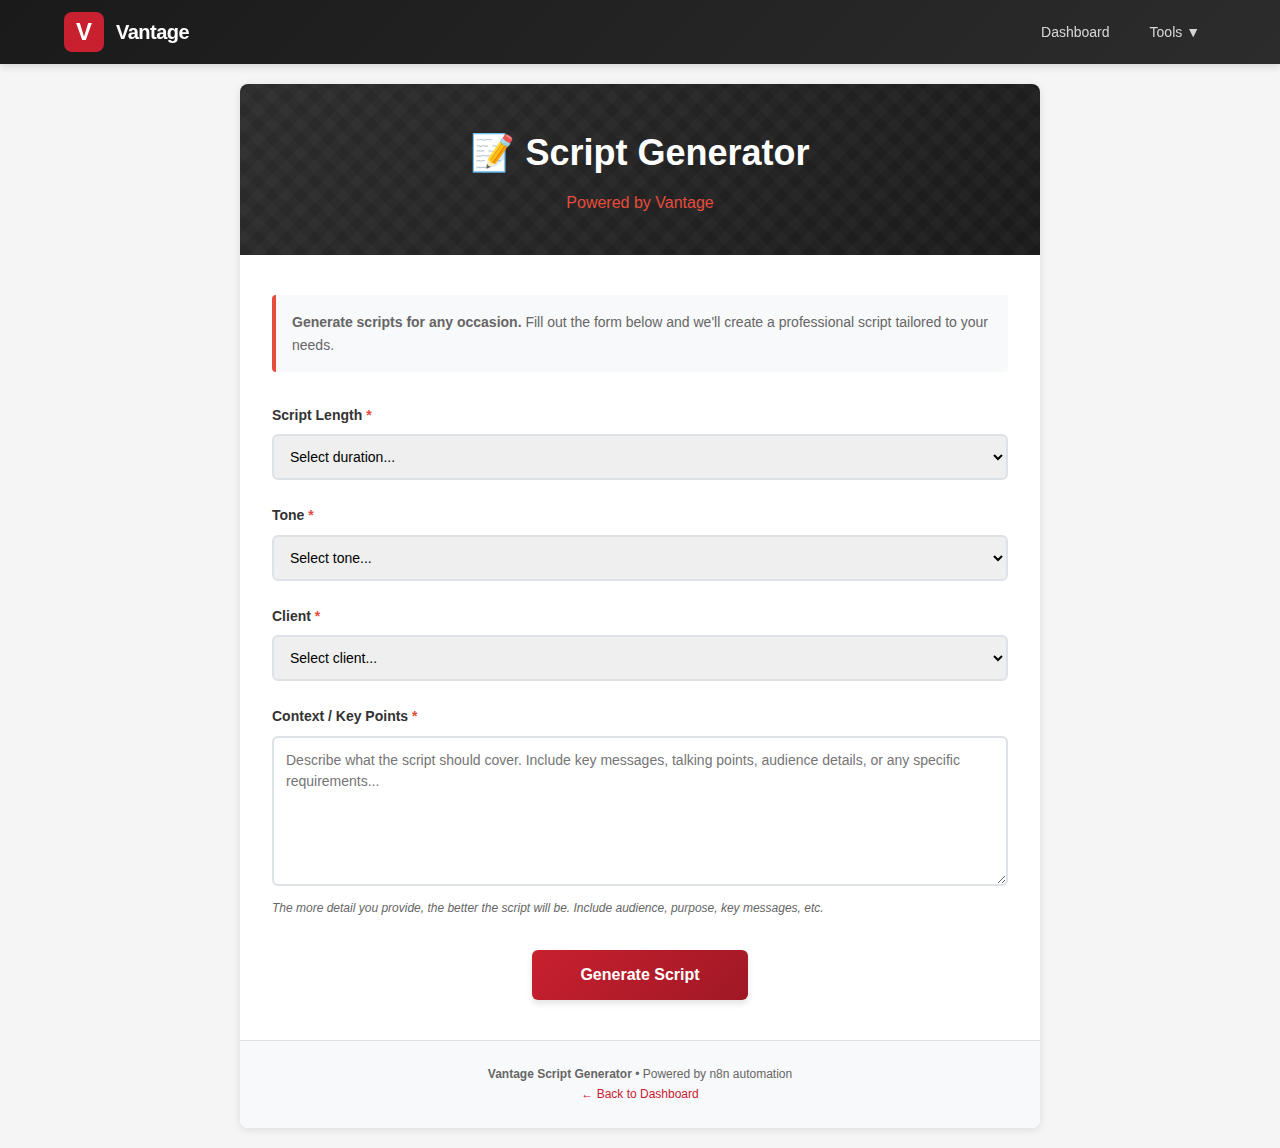
<file: script-generator.html>
<!DOCTYPE html>
<html lang="en">
<head>
    <meta charset="UTF-8">
    <meta name="viewport" content="width=device-width, initial-scale=1.0">
    <title>Script Generator - Vantage Tools</title>
    <style>
        /* Reset and base styles */
        * {
            margin: 0;
            padding: 0;
            box-sizing: border-box;
        }
        
        body {
            font-family: -apple-system, BlinkMacSystemFont, 'Segoe UI', Arial, sans-serif;
            line-height: 1.6;
            color: #222;
            background-color: #f5f5f5;
        }
        
        /* Navigation Bar */
        .navbar {
            background: linear-gradient(135deg, #1a1a1a 0%, #2c2c2c 100%);
            box-shadow: 0 2px 8px rgba(0,0,0,0.15);
            position: sticky;
            top: 0;
            z-index: 1000;
        }
        
        .navbar-container {
            max-width: 1200px;
            margin: 0 auto;
            display: flex;
            justify-content: space-between;
            align-items: center;
            padding: 0 24px;
            height: 64px;
        }
        
        .navbar-brand {
            display: flex;
            align-items: center;
            gap: 12px;
            text-decoration: none;
            color: white;
        }
        
        .navbar-logo {
            width: 40px;
            height: 40px;
            background: #c8202f;
            border-radius: 8px;
            display: flex;
            align-items: center;
            justify-content: center;
            font-size: 24px;
            font-weight: 800;
            color: white;
        }
        
        .navbar-title {
            font-size: 20px;
            font-weight: 700;
            letter-spacing: -0.5px;
        }
        
        .navbar-menu {
            display: flex;
            gap: 8px;
            align-items: center;
        }
        
        .navbar-link {
            padding: 8px 16px;
            color: rgba(255,255,255,0.8);
            text-decoration: none;
            border-radius: 6px;
            font-size: 14px;
            font-weight: 500;
            transition: all 0.2s ease;
        }
        
        .navbar-link:hover {
            background: rgba(255,255,255,0.1);
            color: white;
        }
        
        .navbar-link.active {
            background: #c8202f;
            color: white;
        }
        
        /* Dropdown */
        .navbar-dropdown {
            position: relative;
        }
        
        .navbar-dropdown-toggle {
            padding: 8px 16px;
            color: rgba(255,255,255,0.8);
            background: none;
            border: none;
            border-radius: 6px;
            font-size: 14px;
            font-weight: 500;
            cursor: pointer;
            transition: all 0.2s ease;
            display: flex;
            align-items: center;
            gap: 4px;
        }
        
        .navbar-dropdown-toggle:hover {
            background: rgba(255,255,255,0.1);
            color: white;
        }
        
        .navbar-dropdown-menu {
            position: absolute;
            top: 100%;
            right: 0;
            margin-top: 8px;
            background: white;
            border-radius: 8px;
            box-shadow: 0 4px 12px rgba(0,0,0,0.15);
            min-width: 200px;
            display: none;
            overflow: hidden;
        }
        
        .navbar-dropdown.open .navbar-dropdown-menu {
            display: block;
        }
        
        .navbar-dropdown-item {
            display: block;
            padding: 12px 16px;
            color: #333;
            text-decoration: none;
            font-size: 14px;
            transition: background 0.2s ease;
        }
        
        .navbar-dropdown-item:hover {
            background: #f5f5f5;
        }
        
        /* Page wrapper */
        .page-wrapper {
            padding: 20px;
        }
        
        /* Main container */
        .container {
            max-width: 800px;
            margin: 0 auto;
            background-color: #ffffff;
            box-shadow: 0 2px 8px rgba(0,0,0,0.1);
            border-radius: 8px;
            overflow: hidden;
        }
        
        /* Header */
        .header {
            background: linear-gradient(135deg, #2c2c2c 0%, #1a1a1a 100%);
            padding: 40px 20px;
            text-align: center;
            position: relative;
            overflow: hidden;
        }
        
        .header::before {
            content: '';
            position: absolute;
            top: 0;
            left: 0;
            right: 0;
            bottom: 0;
            background: 
                repeating-linear-gradient(45deg, transparent, transparent 10px, rgba(255,255,255,.02) 10px, rgba(255,255,255,.02) 20px),
                repeating-linear-gradient(-45deg, transparent, transparent 10px, rgba(255,255,255,.02) 10px, rgba(255,255,255,.02) 20px);
        }
        
        .header h1 {
            color: #fff;
            font-size: 36px;
            font-weight: 700;
            margin-bottom: 8px;
            position: relative;
            z-index: 1;
        }
        
        .header .tagline {
            color: #e74c3c;
            font-size: 16px;
            font-weight: 500;
            position: relative;
            z-index: 1;
        }
        
        /* Form section */
        .form-section {
            padding: 40px 32px;
        }
        
        .form-intro {
            margin-bottom: 32px;
            padding: 16px;
            background: #f8f9fa;
            border-left: 4px solid #e74c3c;
            border-radius: 4px;
        }
        
        .form-intro p {
            color: #666;
            font-size: 14px;
        }
        
        /* Form groups */
        .form-group {
            margin-bottom: 24px;
        }
        
        .form-group label {
            display: block;
            font-weight: 600;
            color: #333;
            margin-bottom: 8px;
            font-size: 14px;
        }
        
        .form-group label .required {
            color: #e74c3c;
        }
        
        .form-group select,
        .form-group textarea {
            width: 100%;
            padding: 12px;
            border: 2px solid #dee2e6;
            border-radius: 6px;
            font-size: 14px;
            font-family: inherit;
            transition: border-color 0.2s ease;
        }
        
        .form-group select:focus,
        .form-group textarea:focus {
            outline: none;
            border-color: #c8202f;
        }
        
        .form-group textarea {
            min-height: 150px;
            resize: vertical;
            line-height: 1.5;
        }
        
        .form-group .helper-text {
            font-size: 12px;
            color: #666;
            margin-top: 6px;
            font-style: italic;
        }
        
        /* Submit button */
        .submit-section {
            margin-top: 32px;
            text-align: center;
        }
        
        .btn-generate {
            background: linear-gradient(135deg, #c8202f 0%, #a01825 100%);
            color: white;
            border: none;
            padding: 16px 48px;
            font-size: 16px;
            font-weight: 600;
            border-radius: 6px;
            cursor: pointer;
            transition: all 0.3s ease;
            box-shadow: 0 4px 6px rgba(0,0,0,0.1);
        }
        
        .btn-generate:hover:not(:disabled) {
            transform: translateY(-2px);
            box-shadow: 0 6px 12px rgba(0,0,0,0.15);
        }
        
        .btn-generate:active:not(:disabled) {
            transform: translateY(0);
        }
        
        .btn-generate:disabled {
            opacity: 0.6;
            cursor: not-allowed;
        }
        
        .btn-generate .spinner {
            display: inline-block;
            width: 16px;
            height: 16px;
            border: 2px solid rgba(255,255,255,0.3);
            border-top-color: white;
            border-radius: 50%;
            animation: spin 0.8s linear infinite;
            margin-right: 8px;
            vertical-align: middle;
        }
        
        @keyframes spin {
            to { transform: rotate(360deg); }
        }
        
        /* Results section */
        .results-section {
            display: none;
            padding: 32px;
            background: #f8f9fa;
            border-top: 2px solid #dee2e6;
        }
        
        .results-section.show {
            display: block;
            animation: slideDown 0.3s ease;
        }
        
        @keyframes slideDown {
            from {
                opacity: 0;
                transform: translateY(-10px);
            }
            to {
                opacity: 1;
                transform: translateY(0);
            }
        }
        
        .results-header {
            display: flex;
            justify-content: space-between;
            align-items: center;
            margin-bottom: 16px;
        }
        
        .results-header h2 {
            font-size: 20px;
            color: #333;
        }
        
        .btn-copy {
            background: #fff;
            border: 2px solid #c8202f;
            color: #c8202f;
            padding: 8px 20px;
            font-size: 14px;
            font-weight: 600;
            border-radius: 6px;
            cursor: pointer;
            transition: all 0.2s ease;
        }
        
        .btn-copy:hover {
            background: #c8202f;
            color: white;
        }
        
        .btn-copy.copied {
            background: #28a745;
            border-color: #28a745;
            color: white;
        }
        
        .script-output {
            background: white;
            border: 1px solid #dee2e6;
            border-radius: 6px;
            padding: 24px;
            font-size: 15px;
            line-height: 1.8;
            color: #333;
            white-space: pre-wrap;
            max-height: 600px;
            overflow-y: auto;
        }
        
        /* Status messages */
        .status-message {
            padding: 16px;
            border-radius: 6px;
            margin-bottom: 24px;
            font-size: 14px;
            display: none;
        }
        
        .status-message.show {
            display: block;
            animation: slideDown 0.3s ease;
        }
        
        .status-message.error {
            background: #fff5f5;
            border: 1px solid #fc8181;
            color: #c53030;
        }
        
        .status-message.success {
            background: #f0fff4;
            border: 1px solid #9ae6b4;
            color: #276749;
        }
        
        /* Footer */
        .footer {
            background: #f8f9fa;
            padding: 24px;
            text-align: center;
            font-size: 12px;
            color: #666;
            border-top: 1px solid #dee2e6;
        }
        
        .footer a {
            color: #c8202f;
            text-decoration: none;
        }
        
        .footer a:hover {
            text-decoration: underline;
        }
        
        /* Responsive */
        @media (max-width: 600px) {
            .page-wrapper {
                padding: 0;
            }
            
            .navbar-container {
                padding: 0 16px;
            }
            
            .navbar-title {
                font-size: 16px;
            }
            
            .navbar-menu {
                gap: 4px;
            }
            
            .navbar-link {
                padding: 6px 12px;
                font-size: 13px;
            }
            
            .container {
                border-radius: 0;
                box-shadow: none;
            }
            
            .header h1 {
                font-size: 28px;
            }
            
            .form-section {
                padding: 24px 16px;
            }
            
            .results-section {
                padding: 24px 16px;
            }
            
            .results-header {
                flex-direction: column;
                align-items: stretch;
                gap: 12px;
            }
            
            .btn-copy {
                width: 100%;
            }
        }
    </style>
</head>
<body>
    <!-- Navigation Bar -->
    <nav class="navbar">
        <div class="navbar-container">
            <a href="index.html" class="navbar-brand">
                <div class="navbar-logo">V</div>
                <span class="navbar-title">Vantage</span>
            </a>
            <div class="navbar-menu">
                <a href="index.html" class="navbar-link">Dashboard</a>
                <div class="navbar-dropdown">
                    <button class="navbar-dropdown-toggle" id="toolsDropdown">
                        Tools ▼
                    </button>
                    <div class="navbar-dropdown-menu">
                        <a href="script-generator.html" class="navbar-dropdown-item">📝 Script Generator</a>
                        <a href="defense-dispatch.html" class="navbar-dropdown-item">📰 Defense Dispatch</a>
                        <a href="brief-request.html" class="navbar-dropdown-item">📋 Brief Request</a>
                    </div>
                </div>
            </div>
        </div>
    </nav>

    <div class="page-wrapper">
        <div class="container">
            <!-- Header -->
            <div class="header">
                <h1>📝 Script Generator</h1>
                <div class="tagline">Powered by Vantage</div>
            </div>
            
            <!-- Form Section -->
            <div class="form-section">
                <div class="form-intro">
                    <p><strong>Generate scripts for any occasion.</strong> Fill out the form below and we'll create a professional script tailored to your needs.</p>
                </div>
                
                <form id="scriptForm">
                    <!-- Script Length -->
                    <div class="form-group">
                        <label for="length">
                            Script Length <span class="required">*</span>
                        </label>
                        <select id="length" name="length" required>
                            <option value="">Select duration...</option>
                            <option value="30s">30 seconds</option>
                            <option value="60s">1 minute</option>
                            <option value="90s">90 seconds</option>
                            <option value="2min">2 minutes</option>
                            <option value="3min">3 minutes</option>
                            <option value="5min">5 minutes</option>
                        </select>
                    </div>
                    
                    <!-- Tone -->
                    <div class="form-group">
                        <label for="tone">
                            Tone <span class="required">*</span>
                        </label>
                        <select id="tone" name="tone" required>
                            <option value="">Select tone...</option>
                            <option value="professional">Professional</option>
                            <option value="conversational">Conversational</option>
                            <option value="authoritative">Authoritative</option>
                            <option value="empathetic">Empathetic</option>
                            <option value="urgent">Urgent</option>
                            <option value="inspirational">Inspirational</option>
                        </select>
                    </div>
                    
                    <!-- Client -->
                    <div class="form-group">
                        <label for="client">
                            Client <span class="required">*</span>
                        </label>
                        <select id="client" name="client" required>
                            <option value="">Select client...</option>
                            <option value="AIN">AIN</option>
                            <option value="Tech Coalition">Tech Coalition</option>
                            <option value="Internal">Internal / Targeted Victory</option>
                            <option value="Other">Other</option>
                        </select>
                    </div>
                    
                    <!-- Context -->
                    <div class="form-group">
                        <label for="context">
                            Context / Key Points <span class="required">*</span>
                        </label>
                        <textarea id="context" name="context" required placeholder="Describe what the script should cover. Include key messages, talking points, audience details, or any specific requirements..."></textarea>
                        <div class="helper-text">
                            The more detail you provide, the better the script will be. Include audience, purpose, key messages, etc.
                        </div>
                    </div>
                    
                    <!-- Submit Button -->
                    <div class="submit-section">
                        <button type="submit" class="btn-generate" id="generateBtn">
                            Generate Script
                        </button>
                    </div>
                </form>
                
                <!-- Status Message -->
                <div id="statusMessage" class="status-message"></div>
            </div>
            
            <!-- Results Section -->
            <div class="results-section" id="resultsSection">
                <div class="results-header">
                    <h2>✅ Your Script</h2>
                    <button class="btn-copy" id="copyBtn">Copy to Clipboard</button>
                </div>
                <div class="script-output" id="scriptOutput"></div>
            </div>
            
            <!-- Footer -->
            <div class="footer">
                <strong>Vantage Script Generator</strong> • Powered by n8n automation<br>
                <a href="index.html">← Back to Dashboard</a>
            </div>
        </div>
    </div>

    <script>
        // ============================================================================
        // CONFIGURATION
        // ============================================================================
        
        const CONFIG = {
            // REPLACE THIS with your actual n8n webhook URL
            webhookUrl: 'https://your-n8n-instance.app.n8n.cloud/webhook/script-generator',
            
            // Timeout for webhook response (milliseconds)
            timeout: 60000 // 60 seconds
        };
        
        // ============================================================================
        // NAVBAR FUNCTIONALITY
        // ============================================================================
        
        // Dropdown toggle
        const toolsDropdown = document.getElementById('toolsDropdown');
        const dropdownParent = toolsDropdown.parentElement;
        
        toolsDropdown.addEventListener('click', (e) => {
            e.stopPropagation();
            dropdownParent.classList.toggle('open');
        });
        
        // Close dropdown when clicking outside
        document.addEventListener('click', () => {
            dropdownParent.classList.remove('open');
        });
        
        // ============================================================================
        // MAIN FUNCTIONALITY
        // ============================================================================
        
        const form = document.getElementById('scriptForm');
        const generateBtn = document.getElementById('generateBtn');
        const resultsSection = document.getElementById('resultsSection');
        const scriptOutput = document.getElementById('scriptOutput');
        const copyBtn = document.getElementById('copyBtn');
        const statusMessage = document.getElementById('statusMessage');
        
        // Form submission
        form.addEventListener('submit', async (e) => {
            e.preventDefault();
            
            // Validate form
            if (!form.checkValidity()) {
                showStatus('Please fill in all required fields.', 'error');
                return;
            }
            
            // Collect form data
            const formData = {
                length: document.getElementById('length').value,
                tone: document.getElementById('tone').value,
                client: document.getElementById('client').value,
                context: document.getElementById('context').value,
                timestamp: new Date().toISOString()
            };
            
            // Show loading state
            setLoadingState(true);
            hideStatus();
            resultsSection.classList.remove('show');
            
            try {
                // Send to n8n webhook
                const response = await sendToWebhook(formData);
                
                // Show results
                displayScript(response.script || response.data?.script || response);
                showStatus('Script generated successfully!', 'success');
                
            } catch (error) {
                console.error('Error generating script:', error);
                showStatus(`Error: ${error.message}`, 'error');
            } finally {
                setLoadingState(false);
            }
        });
        
        // Copy to clipboard
        copyBtn.addEventListener('click', async () => {
            const text = scriptOutput.textContent;
            
            try {
                await navigator.clipboard.writeText(text);
                
                // Show feedback
                copyBtn.textContent = '✓ Copied!';
                copyBtn.classList.add('copied');
                
                setTimeout(() => {
                    copyBtn.textContent = 'Copy to Clipboard';
                    copyBtn.classList.remove('copied');
                }, 2000);
                
            } catch (error) {
                console.error('Failed to copy:', error);
                showStatus('Failed to copy to clipboard. Please select and copy manually.', 'error');
            }
        });
        
        // ============================================================================
        // HELPER FUNCTIONS
        // ============================================================================
        
        /**
         * Send form data to n8n webhook
         */
        async function sendToWebhook(data) {
            const controller = new AbortController();
            const timeoutId = setTimeout(() => controller.abort(), CONFIG.timeout);
            
            try {
                const response = await fetch(CONFIG.webhookUrl, {
                    method: 'POST',
                    headers: {
                        'Content-Type': 'application/json',
                    },
                    body: JSON.stringify(data),
                    signal: controller.signal
                });
                
                clearTimeout(timeoutId);
                
                if (!response.ok) {
                    throw new Error(`Webhook returned status ${response.status}: ${response.statusText}`);
                }
                
                const result = await response.json();
                return result;
                
            } catch (error) {
                clearTimeout(timeoutId);
                
                if (error.name === 'AbortError') {
                    throw new Error('Request timed out. The script generation is taking longer than expected.');
                }
                
                throw error;
            }
        }
        
        /**
         * Display generated script
         */
        function displayScript(script) {
            // Handle different response formats
            let scriptText = '';
            
            if (typeof script === 'string') {
                scriptText = script;
            } else if (typeof script === 'object') {
                scriptText = JSON.stringify(script, null, 2);
            } else {
                scriptText = 'No script content returned. Please check the webhook response format.';
            }
            
            scriptOutput.textContent = scriptText;
            resultsSection.classList.add('show');
            
            // Scroll to results
            resultsSection.scrollIntoView({ behavior: 'smooth', block: 'nearest' });
        }
        
        /**
         * Show/hide loading state
         */
        function setLoadingState(loading) {
            generateBtn.disabled = loading;
            
            if (loading) {
                generateBtn.innerHTML = '<span class="spinner"></span> Generating...';
            } else {
                generateBtn.textContent = 'Generate Script';
            }
        }
        
        /**
         * Show status message
         */
        function showStatus(message, type = 'error') {
            statusMessage.textContent = message;
            statusMessage.className = `status-message ${type} show`;
            
            // Auto-hide success messages after 5 seconds
            if (type === 'success') {
                setTimeout(() => {
                    hideStatus();
                }, 5000);
            }
        }
        
        /**
         * Hide status message
         */
        function hideStatus() {
            statusMessage.classList.remove('show');
        }
        
        // ============================================================================
        // INITIALIZATION
        // ============================================================================
        
        // Check if webhook URL is configured
        if (CONFIG.webhookUrl === 'https://your-n8n-instance.app.n8n.cloud/webhook/script-generator') {
            console.warn('⚠️ Webhook URL not configured. Please update CONFIG.webhookUrl in the script.');
        }
    </script>
</body>
</html>
</file>
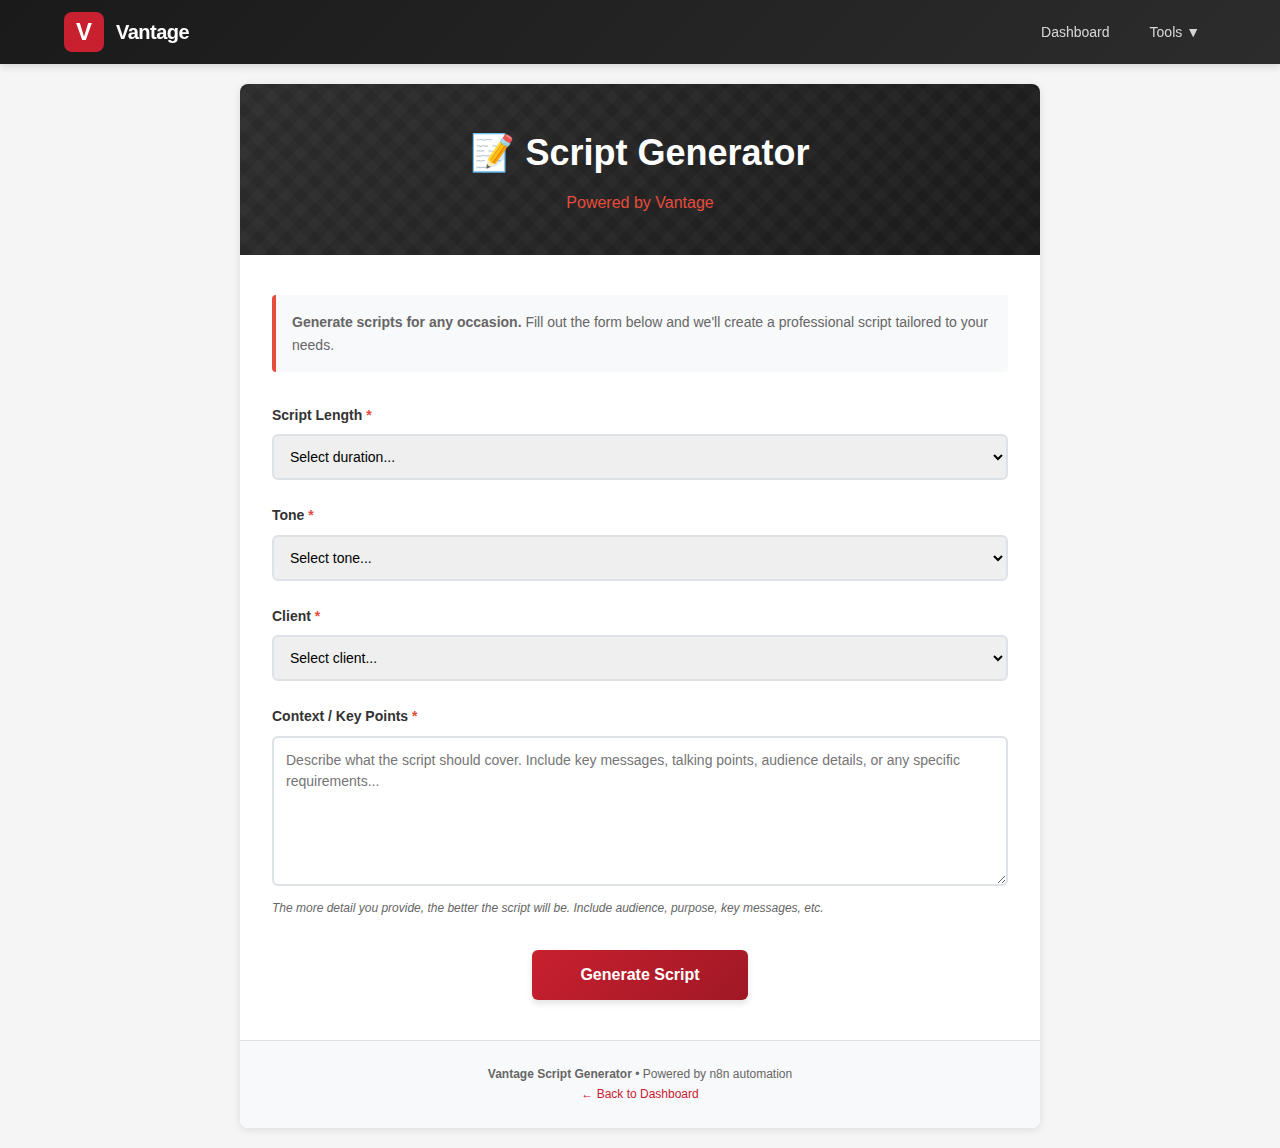
<file: docs/script-generator.html>
<!DOCTYPE html>
<html lang="en">
<head>
    <meta charset="UTF-8">
    <meta name="viewport" content="width=device-width, initial-scale=1.0">
    <title>Script Generator - Vantage Tools</title>
    <style>
        /* Reset and base styles */
        * {
            margin: 0;
            padding: 0;
            box-sizing: border-box;
        }
        
        body {
            font-family: -apple-system, BlinkMacSystemFont, 'Segoe UI', Arial, sans-serif;
            line-height: 1.6;
            color: #222;
            background-color: #f5f5f5;
        }
        
        /* Navigation Bar */
        .navbar {
            background: linear-gradient(135deg, #1a1a1a 0%, #2c2c2c 100%);
            box-shadow: 0 2px 8px rgba(0,0,0,0.15);
            position: sticky;
            top: 0;
            z-index: 1000;
        }
        
        .navbar-container {
            max-width: 1200px;
            margin: 0 auto;
            display: flex;
            justify-content: space-between;
            align-items: center;
            padding: 0 24px;
            height: 64px;
        }
        
        .navbar-brand {
            display: flex;
            align-items: center;
            gap: 12px;
            text-decoration: none;
            color: white;
        }
        
        .navbar-logo {
            width: 40px;
            height: 40px;
            background: #c8202f;
            border-radius: 8px;
            display: flex;
            align-items: center;
            justify-content: center;
            font-size: 24px;
            font-weight: 800;
            color: white;
        }
        
        .navbar-title {
            font-size: 20px;
            font-weight: 700;
            letter-spacing: -0.5px;
        }
        
        .navbar-menu {
            display: flex;
            gap: 8px;
            align-items: center;
        }
        
        .navbar-link {
            padding: 8px 16px;
            color: rgba(255,255,255,0.8);
            text-decoration: none;
            border-radius: 6px;
            font-size: 14px;
            font-weight: 500;
            transition: all 0.2s ease;
        }
        
        .navbar-link:hover {
            background: rgba(255,255,255,0.1);
            color: white;
        }
        
        .navbar-link.active {
            background: #c8202f;
            color: white;
        }
        
        /* Dropdown */
        .navbar-dropdown {
            position: relative;
        }
        
        .navbar-dropdown-toggle {
            padding: 8px 16px;
            color: rgba(255,255,255,0.8);
            background: none;
            border: none;
            border-radius: 6px;
            font-size: 14px;
            font-weight: 500;
            cursor: pointer;
            transition: all 0.2s ease;
            display: flex;
            align-items: center;
            gap: 4px;
        }
        
        .navbar-dropdown-toggle:hover {
            background: rgba(255,255,255,0.1);
            color: white;
        }
        
        .navbar-dropdown-menu {
            position: absolute;
            top: 100%;
            right: 0;
            margin-top: 8px;
            background: white;
            border-radius: 8px;
            box-shadow: 0 4px 12px rgba(0,0,0,0.15);
            min-width: 200px;
            display: none;
            overflow: hidden;
        }
        
        .navbar-dropdown.open .navbar-dropdown-menu {
            display: block;
        }
        
        .navbar-dropdown-item {
            display: block;
            padding: 12px 16px;
            color: #333;
            text-decoration: none;
            font-size: 14px;
            transition: background 0.2s ease;
        }
        
        .navbar-dropdown-item:hover {
            background: #f5f5f5;
        }
        
        /* Page wrapper */
        .page-wrapper {
            padding: 20px;
        }
        
        /* Main container */
        .container {
            max-width: 800px;
            margin: 0 auto;
            background-color: #ffffff;
            box-shadow: 0 2px 8px rgba(0,0,0,0.1);
            border-radius: 8px;
            overflow: hidden;
        }
        
        /* Header */
        .header {
            background: linear-gradient(135deg, #2c2c2c 0%, #1a1a1a 100%);
            padding: 40px 20px;
            text-align: center;
            position: relative;
            overflow: hidden;
        }
        
        .header::before {
            content: '';
            position: absolute;
            top: 0;
            left: 0;
            right: 0;
            bottom: 0;
            background: 
                repeating-linear-gradient(45deg, transparent, transparent 10px, rgba(255,255,255,.02) 10px, rgba(255,255,255,.02) 20px),
                repeating-linear-gradient(-45deg, transparent, transparent 10px, rgba(255,255,255,.02) 10px, rgba(255,255,255,.02) 20px);
        }
        
        .header h1 {
            color: #fff;
            font-size: 36px;
            font-weight: 700;
            margin-bottom: 8px;
            position: relative;
            z-index: 1;
        }
        
        .header .tagline {
            color: #e74c3c;
            font-size: 16px;
            font-weight: 500;
            position: relative;
            z-index: 1;
        }
        
        /* Form section */
        .form-section {
            padding: 40px 32px;
        }
        
        .form-intro {
            margin-bottom: 32px;
            padding: 16px;
            background: #f8f9fa;
            border-left: 4px solid #e74c3c;
            border-radius: 4px;
        }
        
        .form-intro p {
            color: #666;
            font-size: 14px;
        }
        
        /* Form groups */
        .form-group {
            margin-bottom: 24px;
        }
        
        .form-group label {
            display: block;
            font-weight: 600;
            color: #333;
            margin-bottom: 8px;
            font-size: 14px;
        }
        
        .form-group label .required {
            color: #e74c3c;
        }
        
        .form-group select,
        .form-group textarea {
            width: 100%;
            padding: 12px;
            border: 2px solid #dee2e6;
            border-radius: 6px;
            font-size: 14px;
            font-family: inherit;
            transition: border-color 0.2s ease;
        }
        
        .form-group select:focus,
        .form-group textarea:focus {
            outline: none;
            border-color: #c8202f;
        }
        
        .form-group textarea {
            min-height: 150px;
            resize: vertical;
            line-height: 1.5;
        }
        
        .form-group .helper-text {
            font-size: 12px;
            color: #666;
            margin-top: 6px;
            font-style: italic;
        }
        
        /* Submit button */
        .submit-section {
            margin-top: 32px;
            text-align: center;
        }
        
        .btn-generate {
            background: linear-gradient(135deg, #c8202f 0%, #a01825 100%);
            color: white;
            border: none;
            padding: 16px 48px;
            font-size: 16px;
            font-weight: 600;
            border-radius: 6px;
            cursor: pointer;
            transition: all 0.3s ease;
            box-shadow: 0 4px 6px rgba(0,0,0,0.1);
        }
        
        .btn-generate:hover:not(:disabled) {
            transform: translateY(-2px);
            box-shadow: 0 6px 12px rgba(0,0,0,0.15);
        }
        
        .btn-generate:active:not(:disabled) {
            transform: translateY(0);
        }
        
        .btn-generate:disabled {
            opacity: 0.6;
            cursor: not-allowed;
        }
        
        .btn-generate .spinner {
            display: inline-block;
            width: 16px;
            height: 16px;
            border: 2px solid rgba(255,255,255,0.3);
            border-top-color: white;
            border-radius: 50%;
            animation: spin 0.8s linear infinite;
            margin-right: 8px;
            vertical-align: middle;
        }
        
        @keyframes spin {
            to { transform: rotate(360deg); }
        }
        
        /* Results section */
        .results-section {
            display: none;
            padding: 32px;
            background: #f8f9fa;
            border-top: 2px solid #dee2e6;
        }
        
        .results-section.show {
            display: block;
            animation: slideDown 0.3s ease;
        }
        
        @keyframes slideDown {
            from {
                opacity: 0;
                transform: translateY(-10px);
            }
            to {
                opacity: 1;
                transform: translateY(0);
            }
        }
        
        .results-header {
            display: flex;
            justify-content: space-between;
            align-items: center;
            margin-bottom: 16px;
        }
        
        .results-header h2 {
            font-size: 20px;
            color: #333;
        }
        
        .btn-copy {
            background: #fff;
            border: 2px solid #c8202f;
            color: #c8202f;
            padding: 8px 20px;
            font-size: 14px;
            font-weight: 600;
            border-radius: 6px;
            cursor: pointer;
            transition: all 0.2s ease;
        }
        
        .btn-copy:hover {
            background: #c8202f;
            color: white;
        }
        
        .btn-copy.copied {
            background: #28a745;
            border-color: #28a745;
            color: white;
        }
        
        .script-output {
            background: white;
            border: 1px solid #dee2e6;
            border-radius: 6px;
            padding: 24px;
            font-size: 15px;
            line-height: 1.8;
            color: #333;
            white-space: pre-wrap;
            max-height: 600px;
            overflow-y: auto;
        }
        
        /* Status messages */
        .status-message {
            padding: 16px;
            border-radius: 6px;
            margin-bottom: 24px;
            font-size: 14px;
            display: none;
        }
        
        .status-message.show {
            display: block;
            animation: slideDown 0.3s ease;
        }
        
        .status-message.error {
            background: #fff5f5;
            border: 1px solid #fc8181;
            color: #c53030;
        }
        
        .status-message.success {
            background: #f0fff4;
            border: 1px solid #9ae6b4;
            color: #276749;
        }
        
        /* Footer */
        .footer {
            background: #f8f9fa;
            padding: 24px;
            text-align: center;
            font-size: 12px;
            color: #666;
            border-top: 1px solid #dee2e6;
        }
        
        .footer a {
            color: #c8202f;
            text-decoration: none;
        }
        
        .footer a:hover {
            text-decoration: underline;
        }
        
        /* Responsive */
        @media (max-width: 600px) {
            .page-wrapper {
                padding: 0;
            }
            
            .navbar-container {
                padding: 0 16px;
            }
            
            .navbar-title {
                font-size: 16px;
            }
            
            .navbar-menu {
                gap: 4px;
            }
            
            .navbar-link {
                padding: 6px 12px;
                font-size: 13px;
            }
            
            .container {
                border-radius: 0;
                box-shadow: none;
            }
            
            .header h1 {
                font-size: 28px;
            }
            
            .form-section {
                padding: 24px 16px;
            }
            
            .results-section {
                padding: 24px 16px;
            }
            
            .results-header {
                flex-direction: column;
                align-items: stretch;
                gap: 12px;
            }
            
            .btn-copy {
                width: 100%;
            }
        }
    </style>
</head>
<body>
    <!-- Navigation Bar -->
    <nav class="navbar">
        <div class="navbar-container">
            <a href="index.html" class="navbar-brand">
                <div class="navbar-logo">V</div>
                <span class="navbar-title">Vantage</span>
            </a>
            <div class="navbar-menu">
                <a href="index.html" class="navbar-link">Dashboard</a>
                <div class="navbar-dropdown">
                    <button class="navbar-dropdown-toggle" id="toolsDropdown">
                        Tools ▼
                    </button>
                    <div class="navbar-dropdown-menu">
                        <a href="script-generator.html" class="navbar-dropdown-item">📝 Script Generator</a>
                        <a href="report-curation.html?report=defense-dispatch" class="navbar-dropdown-item">📰 Report Curation</a>
                        <a href="brief-request.html" class="navbar-dropdown-item">📋 Brief Request</a>
                    </div>
                </div>
            </div>
        </div>
    </nav>

    <div class="page-wrapper">
        <div class="container">
            <!-- Header -->
            <div class="header">
                <h1>📝 Script Generator</h1>
                <div class="tagline">Powered by Vantage</div>
            </div>
            
            <!-- Form Section -->
            <div class="form-section">
                <div class="form-intro">
                    <p><strong>Generate scripts for any occasion.</strong> Fill out the form below and we'll create a professional script tailored to your needs.</p>
                </div>
                
                <form id="scriptForm">
                    <!-- Script Length -->
                    <div class="form-group">
                        <label for="length">
                            Script Length <span class="required">*</span>
                        </label>
                        <select id="length" name="length" required>
                            <option value="">Select duration...</option>
                            <option value="30s">30 seconds</option>
                            <option value="60s">1 minute</option>
                            <option value="90s">90 seconds</option>
                            <option value="2min">2 minutes</option>
                            <option value="3min">3 minutes</option>
                            <option value="5min">5 minutes</option>
                        </select>
                    </div>
                    
                    <!-- Tone -->
                    <div class="form-group">
                        <label for="tone">
                            Tone <span class="required">*</span>
                        </label>
                        <select id="tone" name="tone" required>
                            <option value="">Select tone...</option>
                            <option value="professional">Professional</option>
                            <option value="conversational">Conversational</option>
                            <option value="authoritative">Authoritative</option>
                            <option value="empathetic">Empathetic</option>
                            <option value="urgent">Urgent</option>
                            <option value="inspirational">Inspirational</option>
                        </select>
                    </div>
                    
                    <!-- Client -->
                    <div class="form-group">
                        <label for="client">
                            Client <span class="required">*</span>
                        </label>
                        <select id="client" name="client" required>
                            <option value="">Select client...</option>
                            <option value="AIN">AIN</option>
                            <option value="Tech Coalition">Tech Coalition</option>
                            <option value="Internal">Internal / Targeted Victory</option>
                            <option value="Other">Other</option>
                        </select>
                    </div>
                    
                    <!-- Context -->
                    <div class="form-group">
                        <label for="context">
                            Context / Key Points <span class="required">*</span>
                        </label>
                        <textarea id="context" name="context" required placeholder="Describe what the script should cover. Include key messages, talking points, audience details, or any specific requirements..."></textarea>
                        <div class="helper-text">
                            The more detail you provide, the better the script will be. Include audience, purpose, key messages, etc.
                        </div>
                    </div>
                    
                    <!-- Submit Button -->
                    <div class="submit-section">
                        <button type="submit" class="btn-generate" id="generateBtn">
                            Generate Script
                        </button>
                    </div>
                </form>
                
                <!-- Status Message -->
                <div id="statusMessage" class="status-message"></div>
            </div>
            
            <!-- Results Section -->
            <div class="results-section" id="resultsSection">
                <div class="results-header">
                    <h2>✅ Your Script</h2>
                    <button class="btn-copy" id="copyBtn">Copy to Clipboard</button>
                </div>
                <div class="script-output" id="scriptOutput"></div>
            </div>
            
            <!-- Footer -->
            <div class="footer">
                <strong>Vantage Script Generator</strong> • Powered by n8n automation<br>
                <a href="index.html">← Back to Dashboard</a>
            </div>
        </div>
    </div>

    <script>
        // ============================================================================
        // CONFIGURATION
        // ============================================================================
        
        const CONFIG = {
            // REPLACE THIS with your actual n8n webhook URL
            webhookUrl: 'https://your-n8n-instance.app.n8n.cloud/webhook/script-generator',
            
            // Timeout for webhook response (milliseconds)
            timeout: 60000 // 60 seconds
        };
        
        // ============================================================================
        // NAVBAR FUNCTIONALITY
        // ============================================================================
        
        // Dropdown toggle
        const toolsDropdown = document.getElementById('toolsDropdown');
        const dropdownParent = toolsDropdown.parentElement;
        
        toolsDropdown.addEventListener('click', (e) => {
            e.stopPropagation();
            dropdownParent.classList.toggle('open');
        });
        
        // Close dropdown when clicking outside
        document.addEventListener('click', () => {
            dropdownParent.classList.remove('open');
        });
        
        // ============================================================================
        // MAIN FUNCTIONALITY
        // ============================================================================
        
        const form = document.getElementById('scriptForm');
        const generateBtn = document.getElementById('generateBtn');
        const resultsSection = document.getElementById('resultsSection');
        const scriptOutput = document.getElementById('scriptOutput');
        const copyBtn = document.getElementById('copyBtn');
        const statusMessage = document.getElementById('statusMessage');
        
        // Form submission
        form.addEventListener('submit', async (e) => {
            e.preventDefault();
            
            // Validate form
            if (!form.checkValidity()) {
                showStatus('Please fill in all required fields.', 'error');
                return;
            }
            
            // Collect form data
            const formData = {
                length: document.getElementById('length').value,
                tone: document.getElementById('tone').value,
                client: document.getElementById('client').value,
                context: document.getElementById('context').value,
                timestamp: new Date().toISOString()
            };
            
            // Show loading state
            setLoadingState(true);
            hideStatus();
            resultsSection.classList.remove('show');
            
            try {
                // Send to n8n webhook
                const response = await sendToWebhook(formData);
                
                // Show results
                displayScript(response.script || response.data?.script || response);
                showStatus('Script generated successfully!', 'success');
                
            } catch (error) {
                console.error('Error generating script:', error);
                showStatus(`Error: ${error.message}`, 'error');
            } finally {
                setLoadingState(false);
            }
        });
        
        // Copy to clipboard
        copyBtn.addEventListener('click', async () => {
            const text = scriptOutput.textContent;
            
            try {
                await navigator.clipboard.writeText(text);
                
                // Show feedback
                copyBtn.textContent = '✓ Copied!';
                copyBtn.classList.add('copied');
                
                setTimeout(() => {
                    copyBtn.textContent = 'Copy to Clipboard';
                    copyBtn.classList.remove('copied');
                }, 2000);
                
            } catch (error) {
                console.error('Failed to copy:', error);
                showStatus('Failed to copy to clipboard. Please select and copy manually.', 'error');
            }
        });
        
        // ============================================================================
        // HELPER FUNCTIONS
        // ============================================================================
        
        /**
         * Send form data to n8n webhook
         */
        async function sendToWebhook(data) {
            const controller = new AbortController();
            const timeoutId = setTimeout(() => controller.abort(), CONFIG.timeout);
            
            try {
                const response = await fetch(CONFIG.webhookUrl, {
                    method: 'POST',
                    headers: {
                        'Content-Type': 'application/json',
                    },
                    body: JSON.stringify(data),
                    signal: controller.signal
                });
                
                clearTimeout(timeoutId);
                
                if (!response.ok) {
                    throw new Error(`Webhook returned status ${response.status}: ${response.statusText}`);
                }
                
                const result = await response.json();
                return result;
                
            } catch (error) {
                clearTimeout(timeoutId);
                
                if (error.name === 'AbortError') {
                    throw new Error('Request timed out. The script generation is taking longer than expected.');
                }
                
                throw error;
            }
        }
        
        /**
         * Display generated script
         */
        function displayScript(script) {
            // Handle different response formats
            let scriptText = '';
            
            if (typeof script === 'string') {
                scriptText = script;
            } else if (typeof script === 'object') {
                scriptText = JSON.stringify(script, null, 2);
            } else {
                scriptText = 'No script content returned. Please check the webhook response format.';
            }
            
            scriptOutput.textContent = scriptText;
            resultsSection.classList.add('show');
            
            // Scroll to results
            resultsSection.scrollIntoView({ behavior: 'smooth', block: 'nearest' });
        }
        
        /**
         * Show/hide loading state
         */
        function setLoadingState(loading) {
            generateBtn.disabled = loading;
            
            if (loading) {
                generateBtn.innerHTML = '<span class="spinner"></span> Generating...';
            } else {
                generateBtn.textContent = 'Generate Script';
            }
        }
        
        /**
         * Show status message
         */
        function showStatus(message, type = 'error') {
            statusMessage.textContent = message;
            statusMessage.className = `status-message ${type} show`;
            
            // Auto-hide success messages after 5 seconds
            if (type === 'success') {
                setTimeout(() => {
                    hideStatus();
                }, 5000);
            }
        }
        
        /**
         * Hide status message
         */
        function hideStatus() {
            statusMessage.classList.remove('show');
        }
        
        // ============================================================================
        // INITIALIZATION
        // ============================================================================
        
        // Check if webhook URL is configured
        if (CONFIG.webhookUrl === 'https://your-n8n-instance.app.n8n.cloud/webhook/script-generator') {
            console.warn('⚠️ Webhook URL not configured. Please update CONFIG.webhookUrl in the script.');
        }
    </script>
</body>
</html>
</file>
